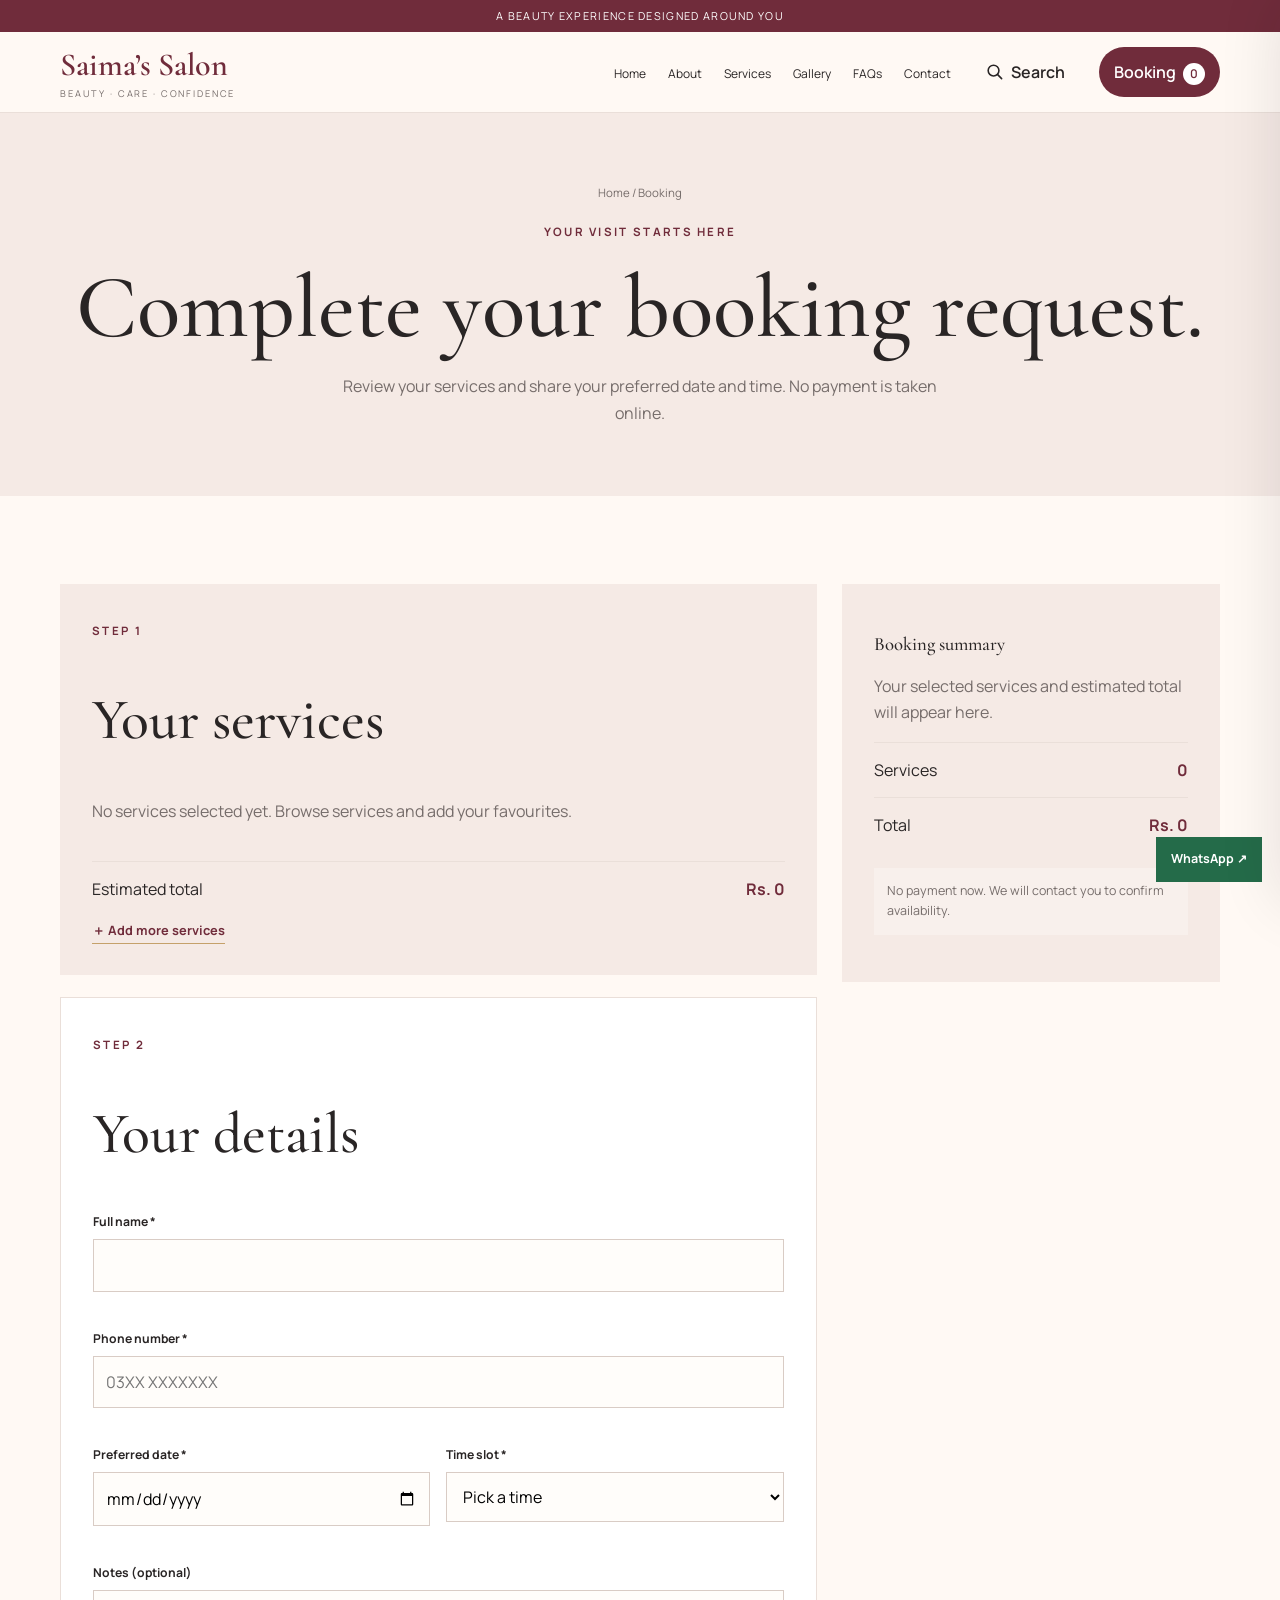
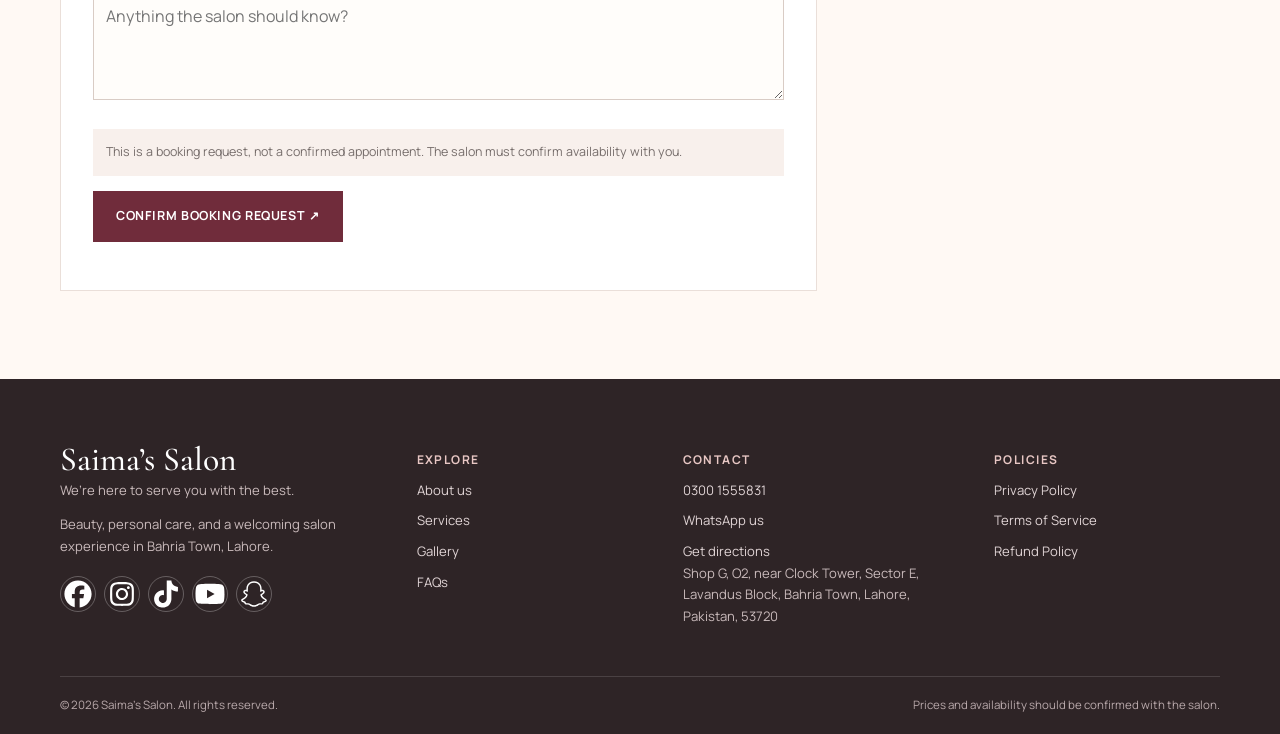
<file: book-appointment.html>
<!doctype html>
<html lang="en">

<head>
    <meta charset="utf-8">
    <meta name="viewport" content="width=device-width,initial-scale=1">
    <title>Book Appointment | Saima’s Salon</title>
    <meta name="description" content="Request an appointment through WhatsApp.">
    <meta name="theme-color" content="#fff9f4">
    <link rel="stylesheet" href="styles.css">
    <link rel="apple-touch-icon" sizes="180x180" href="favicon_io/apple-touch-icon.png">
    <link rel="icon" type="image/png" sizes="32x32" href="favicon_io/favicon-32x32.png">
    <link rel="icon" type="image/png" sizes="16x16" href="favicon_io/favicon-16x16.png">
    <link rel="manifest" href="favicon_io/site.webmanifest">
    <script defer src="config.js"></script>
    <script defer src="script.js"></script>
</head>

<body>
    <div class="scroll-progress" data-scroll-progress></div>
    <div class="announcement">A BEAUTY EXPERIENCE DESIGNED AROUND YOU</div>
    <header class="site-header">
        <div class="container navbar"><a class="brand" href="index.html"><strong data-name>Saima’s
                    Salon</strong><span>Beauty · Care · Confidence</span></a>
            <div class="mobile-header-actions"><button class="nav-search" type="button" data-search-open
                    aria-label="Search services" title="Search services"><svg class="search-icon" viewBox="0 0 24 24"
                        aria-hidden="true" focusable="false">
                        <circle cx="10.8" cy="10.8" r="6.8"></circle>
                        <path d="m16 16 5 5"></path>
                    </svg></button><button class="nav-cta booking-nav" type="button" data-booking-open>Booking <span
                        class="booking-count" data-booking-count>0</span></button></div><button class="menu-toggle"
                aria-expanded="false" aria-controls="nav">☰</button>
            <ul class="nav-links" id="nav">
                <li><a href="index.html">Home</a></li>
                <li><a href="about.html">About</a></li>
                <li><a href="services.html">Services</a></li>
                <li><a href="gallery.html">Gallery</a></li>
                <li><a href="faqs.html">FAQs</a></li>
                <li><a href="contact.html">Contact</a></li>
                <li><button class="nav-search" type="button" data-search-open aria-label="Search services"><svg
                            class="search-icon" viewBox="0 0 24 24" aria-hidden="true" focusable="false">
                            <circle cx="10.8" cy="10.8" r="6.8"></circle>
                            <path d="m16 16 5 5"></path>
                        </svg> <span>Search</span></button></li>
                <li><button class="nav-cta booking-nav" type="button" data-booking-open>Booking <span
                            class="booking-count" data-booking-count>0</span></button></li>
            </ul>
        </div>
    </header>
    <main>
        <section class="page-hero">
            <div class="container">
                <div class="breadcrumb"><a href="index.html">Home</a> / Booking</div><span class="eyebrow">Your visit
                    starts here</span>
                <h1>Complete your booking request.</h1>
                <p>Review your services and share your preferred date and time. No payment is taken online.</p>
            </div>
        </section>
        <section class="section">
            <div class="container booking-layout">
                <div class="booking-main">
                    <div class="panel"><span class="eyebrow">STEP 1</span>
                        <h2>Your services</h2>
                        <div data-checkout-items class="checkout-items">
                            <p class="muted">No services selected yet. <a href="services.html">Browse services</a> and
                                add your favourites.</p>
                        </div>
                        <div class="checkout-total"><span>Estimated total</span><strong data-checkout-total>Rs.
                                0</strong></div><a class="text-link" href="services.html">＋ Add more services</a>
                    </div>
                    <form class="form-card checkout-form" data-checkout-form novalidate><span class="eyebrow">STEP
                            2</span>
                        <h2>Your details</h2>
                        <div class="form-grid">
                            <div class="field full"><label for="checkout-name">Full name *</label><input
                                    id="checkout-name" name="name" autocomplete="name" required><small class="error"
                                    data-error-for="name"></small></div>
                            <div class="field full"><label for="checkout-phone">Phone number *</label><input
                                    id="checkout-phone" name="phone" type="tel" autocomplete="tel"
                                    placeholder="03XX XXXXXXX" required><small class="error"
                                    data-error-for="phone"></small></div>
                            <div class="field"><label for="checkout-date">Preferred date *</label><input
                                    id="checkout-date" name="date" type="date" required><small class="error"
                                    data-error-for="date"></small></div>
                            <div class="field"><label for="checkout-time">Time slot *</label><select id="checkout-time"
                                    name="time" required>
                                    <option value="">Pick a time</option>
                                    <option>10:00 AM</option>
                                    <option>11:00 AM</option>
                                    <option>12:00 PM</option>
                                    <option>1:00 PM</option>
                                    <option>2:00 PM</option>
                                    <option>3:00 PM</option>
                                    <option>4:00 PM</option>
                                    <option>5:00 PM</option>
                                    <option>6:00 PM</option>
                                    <option>7:00 PM</option>
                                    <option>Flexible</option>
                                </select><small class="error" data-error-for="time"></small></div>
                            <div class="field full"><label for="checkout-notes">Notes (optional)</label><textarea
                                    id="checkout-notes" name="notes"
                                    placeholder="Anything the salon should know?"></textarea></div>
                        </div>
                        <p class="note">This is a booking request, not a confirmed appointment. The salon must confirm
                            availability with you.</p><button class="button" type="submit">Confirm Booking Request
                            ↗</button>
                        <p class="form-status" data-form-status aria-live="polite"></p>
                    </form>
                </div>
                <aside class="booking-aside">
                    <div class="panel">
                        <h3>Booking summary</h3>
                        <p class="muted">Your selected services and estimated total will appear here.</p>
                        <div class="checkout-total"><span>Services</span><strong data-checkout-count>0</strong></div>
                        <div class="checkout-total"><span>Total</span><strong data-checkout-total-side>Rs. 0</strong>
                        </div>
                        <p class="note">No payment now. We will contact you to confirm availability.</p>
                    </div>
                </aside>
            </div>
        </section>
    </main>
    <footer class="site-footer">
        <div class="container">
            <div class="footer-grid">
                <div class="footer-brand"><strong data-name>Saima’s Salon</strong>
                    <p data-tagline>We’re here to serve you with the best.</p>
                    <p>Beauty, personal care, and a welcoming salon experience in Bahria Town, Lahore.</p>
                    <div class="social-links" aria-label="Social media links"><a data-social="facebook"
                            aria-disabled="true" href="#social-links-needed" aria-label="Facebook"><img src="Assets/Social Media Icons/facebook-brands-solid-full.svg" style="filter: invert(1);" alt=""></a><a
                            data-social="instagram" aria-disabled="true" href="#social-links-needed"
                            aria-label="Instagram"><img src="Assets/Social Media Icons/instagram-brands-solid-full.svg" style="filter: invert(1);" alt=""></a><a data-social="tiktok" aria-disabled="true"
                            href="#social-links-needed" aria-label="TikTok"><img src="Assets/Social Media Icons/tiktok-brands-solid-full.svg" style="filter: invert(1);" alt=""></a><a data-social="youtube"
                            aria-disabled="true" href="#social-links-needed" aria-label="YouTube"><img src="Assets/Social Media Icons/youtube-brands-solid-full.svg" style="filter: invert(1);" alt="" srcset=""></a><a
                            data-social="snapchat" aria-disabled="true" href="#social-links-needed"
                            aria-label="Snapchat"><img src="Assets/Social Media Icons/snapchat-brands-solid-full.svg" style="filter: invert(1);" alt="" srcset=""></a></div>
                </div>
                <div class="footer-col">
                    <h3>Explore</h3>
                    <div class="footer-links"><a href="about.html">About us</a><a href="services.html">Services</a><a
                            href="gallery.html">Gallery</a><a href="faqs.html">FAQs</a></div>
                </div>
                <div class="footer-col">
                    <h3>Contact</h3>
                    <div class="footer-links"><a data-phone-link href="tel:+923001555831"><span data-phone>0300
                                1555831</span></a><a data-wa href="https://wa.me/923001555831" target="_blank"
                            rel="noopener">WhatsApp us</a><a data-maps href="#" target="_blank" rel="noopener">Get
                            directions</a></div>
                    <p data-address></p>
                </div>
                <div class="footer-col">
                    <h3>Policies</h3>
                    <div class="footer-links"><a href="privacy-policy.html">Privacy Policy</a><a
                            href="terms-of-service.html">Terms of Service</a><a href="refund-policy.html">Refund
                            Policy</a></div>
                </div>
            </div>
            <div class="footer-bottom"><span>© <span data-year></span> Saima’s Salon. All rights
                    reserved.</span><span>Prices and availability should be confirmed with the salon.</span></div>
        </div>
    </footer><a class="whatsapp-float" data-wa href="https://wa.me/923001555831" target="_blank" rel="noopener">
        WhatsApp ↗</a><button class="back-to-top" type="button" data-back-to-top aria-label="Back to top">↑</button>
</body>

</html>
</file>
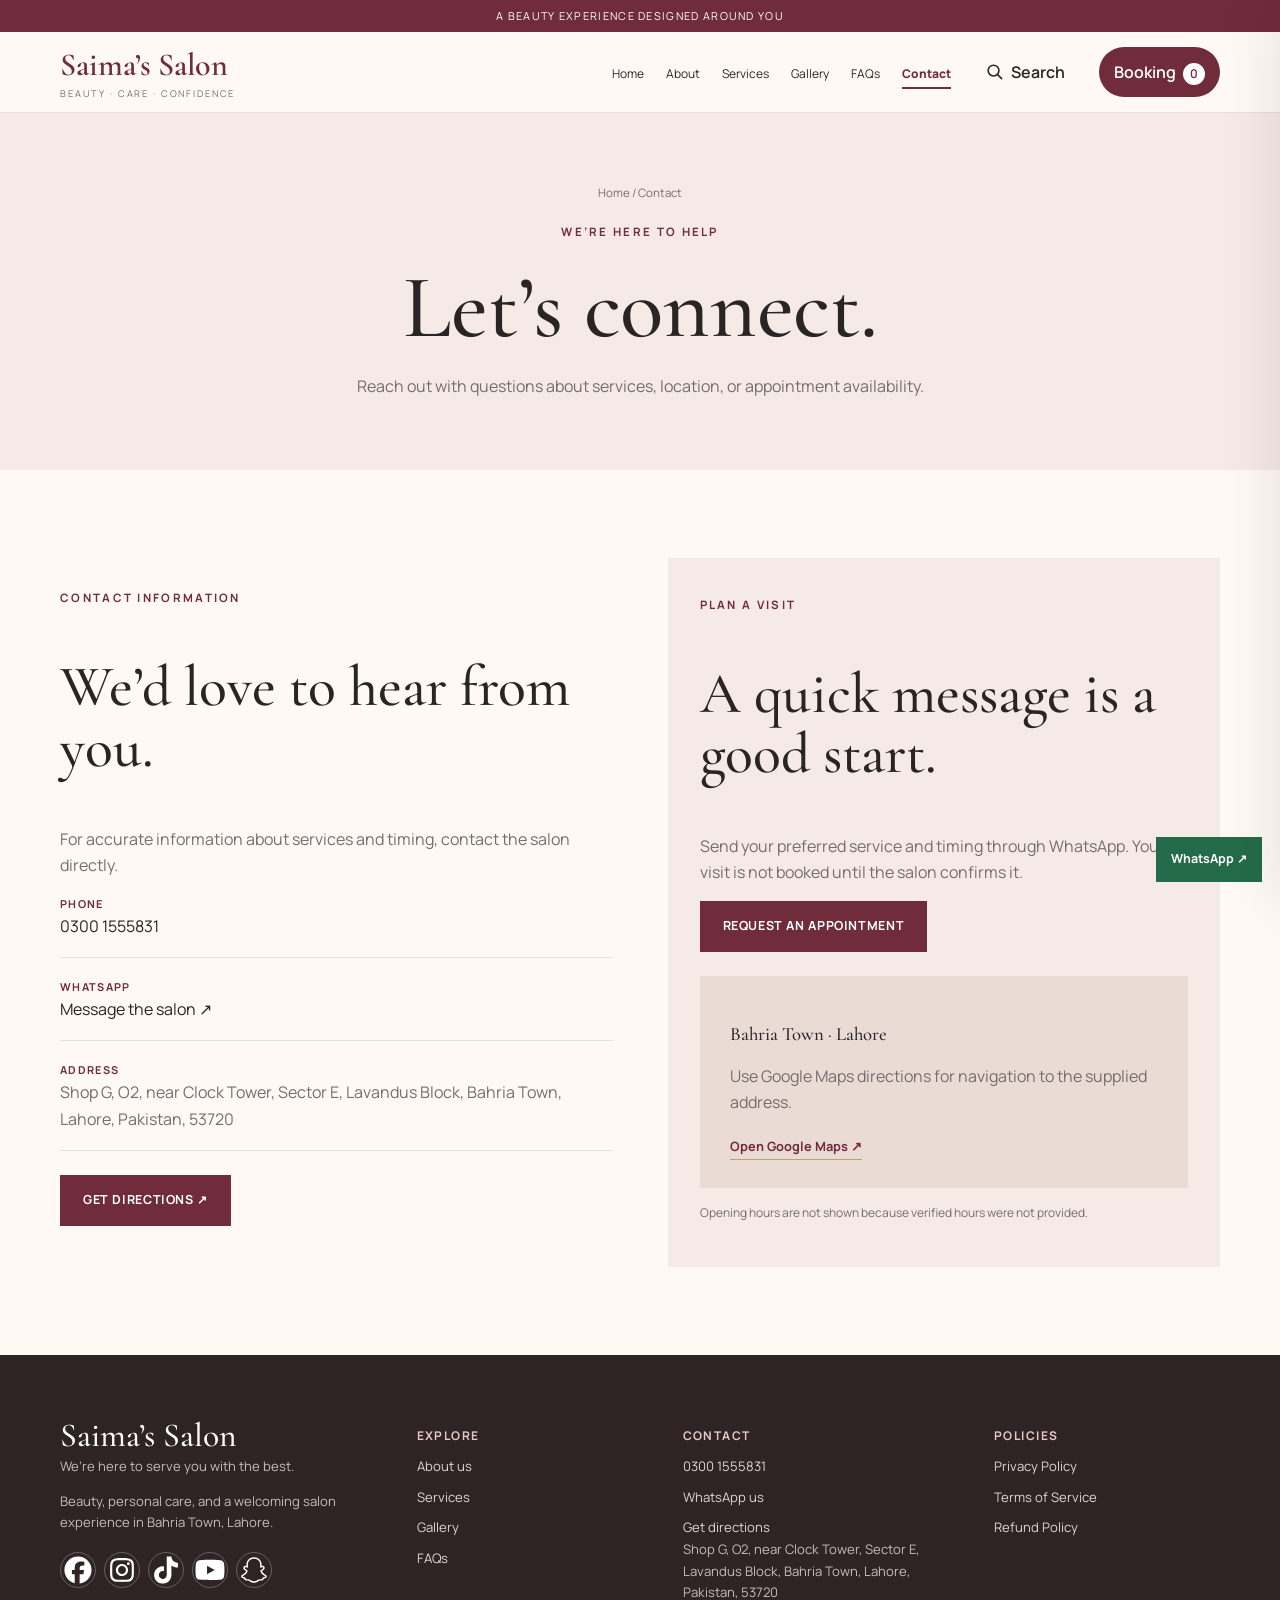
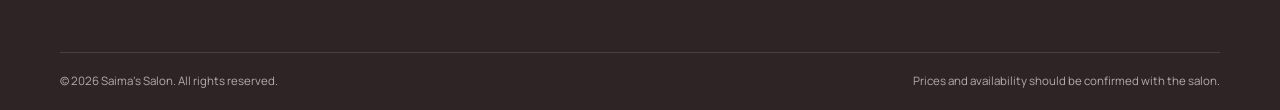
<file: contact.html>
<!doctype html>
<html lang="en">

<head>
    <meta charset="utf-8">
    <meta name="viewport" content="width=device-width,initial-scale=1">
    <title>Contact Us | Saima’s Salon</title>
    <meta name="description" content="Contact Saima’s Salon in Bahria Town, Lahore.">
    <meta name="theme-color" content="#fff9f4">
    <link rel="stylesheet" href="styles.css">
    <link rel="apple-touch-icon" sizes="180x180" href="favicon_io/apple-touch-icon.png">
    <link rel="icon" type="image/png" sizes="32x32" href="favicon_io/favicon-32x32.png">
    <link rel="icon" type="image/png" sizes="16x16" href="favicon_io/favicon-16x16.png">
    <link rel="manifest" href="favicon_io/site.webmanifest">
    <script defer src="config.js"></script>
    <script defer src="script.js"></script>
</head>

<body>
    <div class="scroll-progress" data-scroll-progress></div>
    <div class="announcement">A BEAUTY EXPERIENCE DESIGNED AROUND YOU</div>
    <header class="site-header">
        <div class="container navbar"><a class="brand" href="index.html"><strong data-name>Saima’s
                    Salon</strong><span>Beauty · Care · Confidence</span></a>
            <div class="mobile-header-actions"><button class="nav-search" type="button" data-search-open
                    aria-label="Search services" title="Search services"><svg class="search-icon" viewBox="0 0 24 24"
                        aria-hidden="true" focusable="false">
                        <circle cx="10.8" cy="10.8" r="6.8"></circle>
                        <path d="m16 16 5 5"></path>
                    </svg></button><button class="nav-cta booking-nav" type="button" data-booking-open>Booking <span
                        class="booking-count" data-booking-count>0</span></button></div><button class="menu-toggle"
                aria-expanded="false" aria-controls="nav">☰</button>
            <ul class="nav-links" id="nav">
                <li><a href="index.html">Home</a></li>
                <li><a href="about.html">About</a></li>
                <li><a href="services.html">Services</a></li>
                <li><a href="gallery.html">Gallery</a></li>
                <li><a href="faqs.html">FAQs</a></li>
                <li><a href="contact.html">Contact</a></li>
                <li><button class="nav-search" type="button" data-search-open aria-label="Search services"><svg
                            class="search-icon" viewBox="0 0 24 24" aria-hidden="true" focusable="false">
                            <circle cx="10.8" cy="10.8" r="6.8"></circle>
                            <path d="m16 16 5 5"></path>
                        </svg> <span>Search</span></button></li>
                <li><button class="nav-cta booking-nav" type="button" data-booking-open>Booking <span
                            class="booking-count" data-booking-count>0</span></button></li>
            </ul>
        </div>
    </header>
    <main>
        <section class="page-hero">
            <div class="container">
                <div class="breadcrumb"><a href="index.html">Home</a> / Contact</div><span class="eyebrow">We’re here to
                    help</span>
                <h1>Let’s connect.</h1>
                <p>Reach out with questions about services, location, or appointment availability.</p>
            </div>
        </section>
        <section class="section">
            <div class="container contact-grid">
                <div><span class="eyebrow">Contact information</span>
                    <h2>We’d love to hear from you.</h2>
                    <p class="muted">For accurate information about services and timing, contact the salon directly.</p>
                    <div class="contact-details">
                        <div class="contact-item"><small>Phone</small><a data-phone href="tel:+923001555831">0300
                                1555831</a></div>
                        <div class="contact-item"><small>WhatsApp</small><a data-wa href="https://wa.me/923001555831"
                                target="_blank" rel="noopener">Message the salon ↗</a></div>
                        <div class="contact-item"><small>Address</small>
                            <p data-address></p>
                        </div>
                    </div>
                    <p style="margin-top:24px"><a class="button" data-maps href="#" target="_blank" rel="noopener">Get
                            Directions ↗</a></p>
                </div>
                <div class="panel"><span class="eyebrow">Plan a visit</span>
                    <h2>A quick message is a good start.</h2>
                    <p class="muted">Send your preferred service and timing through WhatsApp. Your visit is not booked
                        until the salon confirms it.</p><a class="button" href="book-appointment.html">Request an
                        Appointment</a>
                    <div style="background:#eadbd5;padding:30px;margin-top:24px">
                        <h3>Bahria Town · Lahore</h3>
                        <p class="muted">Use Google Maps directions for navigation to the supplied address.</p><a
                            class="text-link" data-maps href="#" target="_blank" rel="noopener">Open Google Maps ↗</a>
                    </div>
                    <p class="muted" style="font-size:.75rem;margin-top:15px">Opening hours are not shown because
                        verified hours were not provided.</p>
                </div>
            </div>
        </section>
    </main>
    <footer class="site-footer">
        <div class="container">
            <div class="footer-grid">
                <div class="footer-brand"><strong data-name>Saima’s Salon</strong>
                    <p data-tagline>We’re here to serve you with the best.</p>
                    <p>Beauty, personal care, and a welcoming salon experience in Bahria Town, Lahore.</p>
                    <div class="social-links" aria-label="Social media links"><a data-social="facebook"
                            aria-disabled="true" href="#social-links-needed" aria-label="Facebook"><img src="Assets/Social Media Icons/facebook-brands-solid-full.svg" style="filter: invert(1);" alt=""></a><a
                            data-social="instagram" aria-disabled="true" href="#social-links-needed"
                            aria-label="Instagram"><img src="Assets/Social Media Icons/instagram-brands-solid-full.svg" style="filter: invert(1);" alt=""></a><a data-social="tiktok" aria-disabled="true"
                            href="#social-links-needed" aria-label="TikTok"><img src="Assets/Social Media Icons/tiktok-brands-solid-full.svg" style="filter: invert(1);" alt=""></a><a data-social="youtube"
                            aria-disabled="true" href="#social-links-needed" aria-label="YouTube"><img src="Assets/Social Media Icons/youtube-brands-solid-full.svg" style="filter: invert(1);" alt="" srcset=""></a><a
                            data-social="snapchat" aria-disabled="true" href="#social-links-needed"
                            aria-label="Snapchat"><img src="Assets/Social Media Icons/snapchat-brands-solid-full.svg" style="filter: invert(1);" alt="" srcset=""></a></div>
                </div>
                <div class="footer-col">
                    <h3>Explore</h3>
                    <div class="footer-links"><a href="about.html">About us</a><a href="services.html">Services</a><a
                            href="gallery.html">Gallery</a><a href="faqs.html">FAQs</a></div>
                </div>
                <div class="footer-col">
                    <h3>Contact</h3>
                    <div class="footer-links"><a data-phone-link href="tel:+923001555831"><span data-phone>0300
                                1555831</span></a><a data-wa href="https://wa.me/923001555831" target="_blank"
                            rel="noopener">WhatsApp us</a><a data-maps href="#" target="_blank" rel="noopener">Get
                            directions</a></div>
                    <p data-address></p>
                </div>
                <div class="footer-col">
                    <h3>Policies</h3>
                    <div class="footer-links"><a href="privacy-policy.html">Privacy Policy</a><a
                            href="terms-of-service.html">Terms of Service</a><a href="refund-policy.html">Refund
                            Policy</a></div>
                </div>
            </div>
            <div class="footer-bottom"><span>© <span data-year></span> Saima’s Salon. All rights
                    reserved.</span><span>Prices and availability should be confirmed with the salon.</span></div>
        </div>
    </footer><a class="whatsapp-float" data-wa href="https://wa.me/923001555831" target="_blank" rel="noopener">
        WhatsApp ↗</a><button class="back-to-top" type="button" data-back-to-top aria-label="Back to top">↑</button>
</body>

</html>
</file>
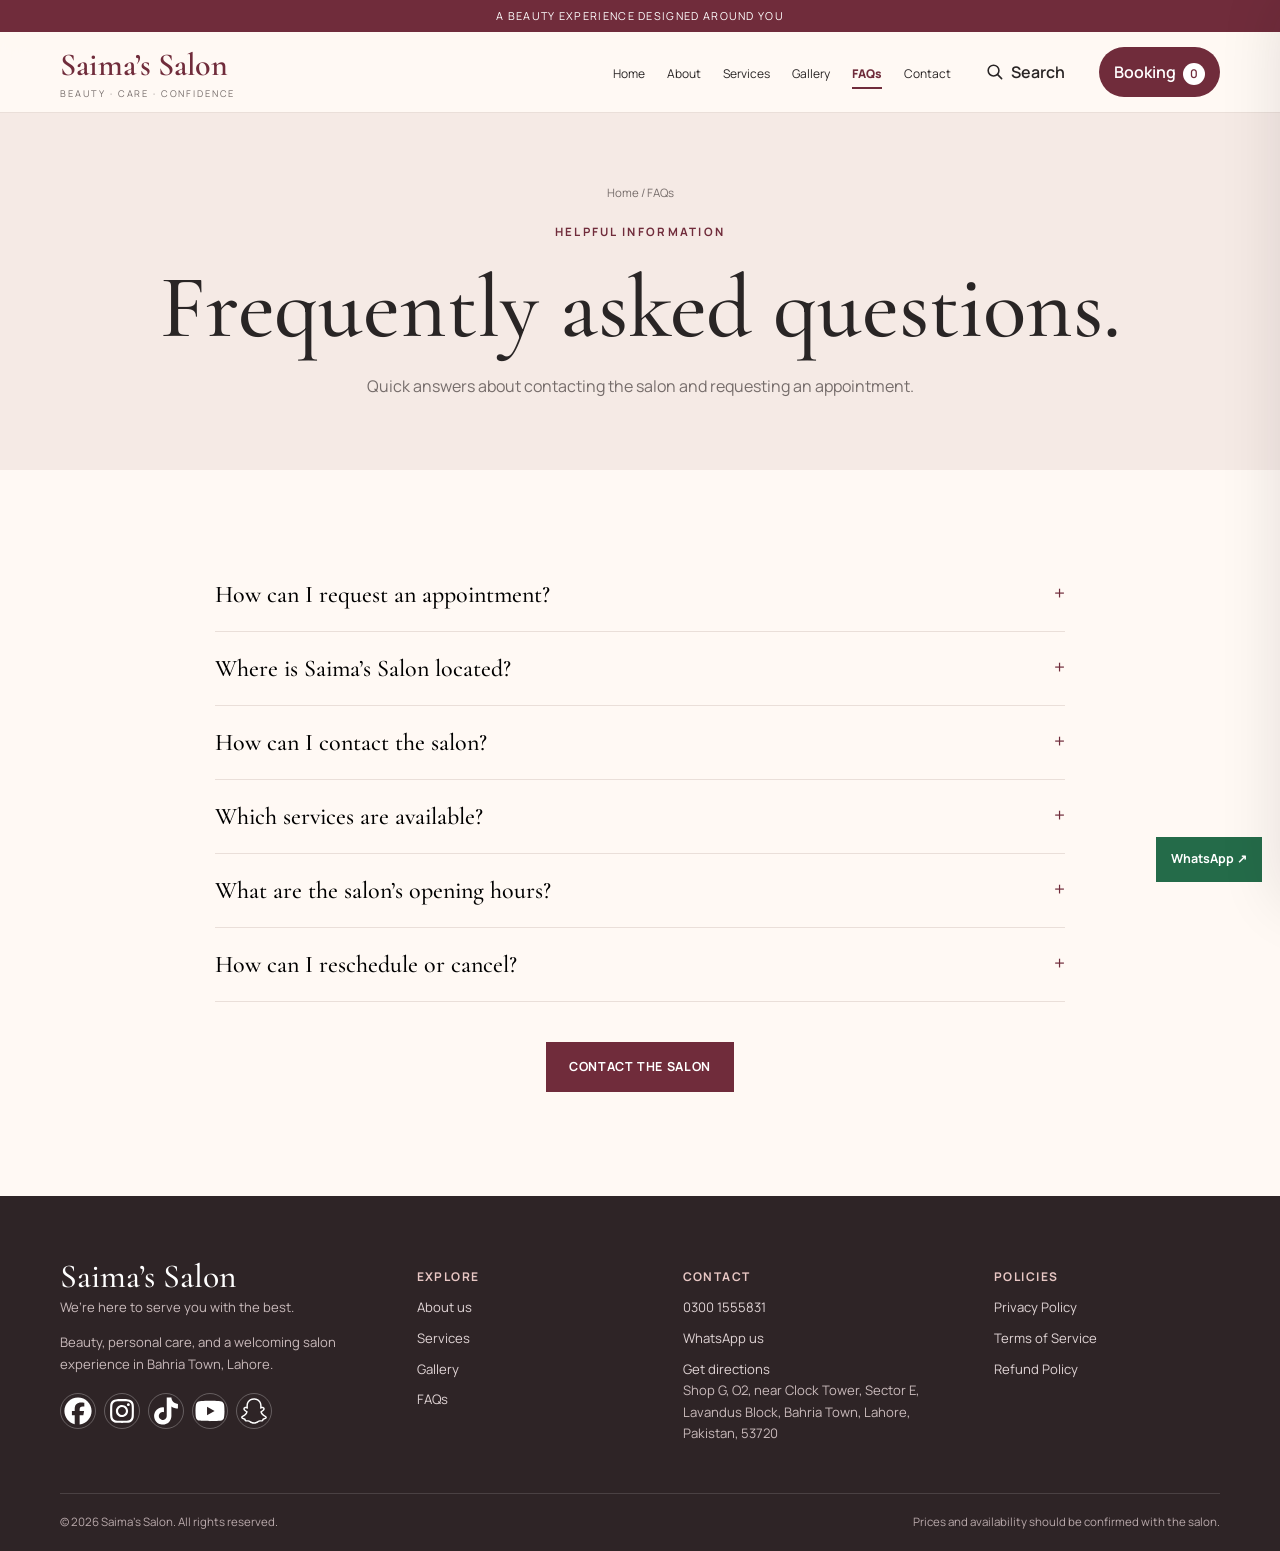
<file: faqs.html>
<!doctype html>
<html lang="en">

<head>
    <meta charset="utf-8">
    <meta name="viewport" content="width=device-width,initial-scale=1">
    <title>FAQs | Saima’s Salon</title>
    <meta name="description" content="Answers to common questions about Saima’s Salon.">
    <meta name="theme-color" content="#fff9f4">
    <link rel="stylesheet" href="styles.css">
    <link rel="apple-touch-icon" sizes="180x180" href="favicon_io/apple-touch-icon.png">
    <link rel="icon" type="image/png" sizes="32x32" href="favicon_io/favicon-32x32.png">
    <link rel="icon" type="image/png" sizes="16x16" href="favicon_io/favicon-16x16.png">
    <link rel="manifest" href="favicon_io/site.webmanifest">
    <script defer src="config.js"></script>
    <script defer src="script.js"></script>
</head>

<body>
    <div class="scroll-progress" data-scroll-progress></div>
    <div class="announcement">A BEAUTY EXPERIENCE DESIGNED AROUND YOU</div>
    <header class="site-header">
        <div class="container navbar"><a class="brand" href="index.html"><strong data-name>Saima’s
                    Salon</strong><span>Beauty · Care · Confidence</span></a>
            <div class="mobile-header-actions"><button class="nav-search" type="button" data-search-open
                    aria-label="Search services" title="Search services"><svg class="search-icon" viewBox="0 0 24 24"
                        aria-hidden="true" focusable="false">
                        <circle cx="10.8" cy="10.8" r="6.8"></circle>
                        <path d="m16 16 5 5"></path>
                    </svg></button><button class="nav-cta booking-nav" type="button" data-booking-open>Booking <span
                        class="booking-count" data-booking-count>0</span></button></div><button class="menu-toggle"
                aria-expanded="false" aria-controls="nav">☰</button>
            <ul class="nav-links" id="nav">
                <li><a href="index.html">Home</a></li>
                <li><a href="about.html">About</a></li>
                <li><a href="services.html">Services</a></li>
                <li><a href="gallery.html">Gallery</a></li>
                <li><a href="faqs.html">FAQs</a></li>
                <li><a href="contact.html">Contact</a></li>
                <li><button class="nav-search" type="button" data-search-open aria-label="Search services"><svg
                            class="search-icon" viewBox="0 0 24 24" aria-hidden="true" focusable="false">
                            <circle cx="10.8" cy="10.8" r="6.8"></circle>
                            <path d="m16 16 5 5"></path>
                        </svg> <span>Search</span></button></li>
                <li><button class="nav-cta booking-nav" type="button" data-booking-open>Booking <span
                            class="booking-count" data-booking-count>0</span></button></li>
            </ul>
        </div>
    </header>
    <main>
        <section class="page-hero">
            <div class="container">
                <div class="breadcrumb"><a href="index.html">Home</a> / FAQs</div><span class="eyebrow">Helpful
                    information</span>
                <h1>Frequently asked questions.</h1>
                <p>Quick answers about contacting the salon and requesting an appointment.</p>
            </div>
        </section>
        <section class="section">
            <div class="container">
                <div class="faq-list">
                    <div class="faq-item"><button class="faq-question" data-faq-question aria-expanded="false"
                            aria-controls="faq-1"><span>How can I request an appointment?</span><span
                                data-icon>+</span></button>
                        <div class="faq-answer" id="faq-1" hidden>
                            <p>Use the appointment form. It prepares a message in WhatsApp for you to send. Your
                                appointment is not confirmed until the salon responds.</p>
                        </div>
                    </div>
                    <div class="faq-item"><button class="faq-question" data-faq-question aria-expanded="false"
                            aria-controls="faq-2"><span>Where is Saima’s Salon located?</span><span
                                data-icon>+</span></button>
                        <div class="faq-answer" id="faq-2" hidden>
                            <p>The supplied address is Shop G, O2, near Clock Tower, Sector E, Lavandus Block, Bahria
                                Town, Lahore, Pakistan, 53720. Use Get Directions to open Google Maps.</p>
                        </div>
                    </div>
                    <div class="faq-item"><button class="faq-question" data-faq-question aria-expanded="false"
                            aria-controls="faq-3"><span>How can I contact the salon?</span><span
                                data-icon>+</span></button>
                        <div class="faq-answer" id="faq-3" hidden>
                            <p>Call 0300 1555831 or contact the salon through the WhatsApp link on this website.</p>
                        </div>
                    </div>
                    <div class="faq-item"><button class="faq-question" data-faq-question aria-expanded="false"
                            aria-controls="faq-4"><span>Which services are available?</span><span
                                data-icon>+</span></button>
                        <div class="faq-answer" id="faq-4" hidden>
                            <p>The website displays suggested categories such as hair, skin and facial, makeup, bridal
                                makeup, and nails/personal care. Contact the salon to confirm its current menu.</p>
                        </div>
                    </div>
                    <div class="faq-item"><button class="faq-question" data-faq-question aria-expanded="false"
                            aria-controls="faq-5"><span>What are the salon’s opening hours?</span><span
                                data-icon>+</span></button>
                        <div class="faq-answer" id="faq-5" hidden>
                            <p>Opening hours have not been confirmed for this website. Contact the salon directly before
                                visiting.</p>
                        </div>
                    </div>
                    <div class="faq-item"><button class="faq-question" data-faq-question aria-expanded="false"
                            aria-controls="faq-6"><span>How can I reschedule or cancel?</span><span
                                data-icon>+</span></button>
                        <div class="faq-answer" id="faq-6" hidden>
                            <p>Contact the salon directly to discuss changes to an appointment request. A specific
                                cancellation policy was not provided.</p>
                        </div>
                    </div>
                </div>
                <p style="text-align:center;margin-top:40px"><a class="button" href="contact.html">Contact the Salon</a>
                </p>
            </div>
        </section>
    </main>
    <footer class="site-footer">
        <div class="container">
            <div class="footer-grid">
                <div class="footer-brand"><strong data-name>Saima’s Salon</strong>
                    <p data-tagline>We’re here to serve you with the best.</p>
                    <p>Beauty, personal care, and a welcoming salon experience in Bahria Town, Lahore.</p>
                    <div class="social-links" aria-label="Social media links"><a data-social="facebook"
                            aria-disabled="true" href="#social-links-needed" aria-label="Facebook"><img src="Assets/Social Media Icons/facebook-brands-solid-full.svg" style="filter: invert(1);" alt=""></a><a
                            data-social="instagram" aria-disabled="true" href="#social-links-needed"
                            aria-label="Instagram"><img src="Assets/Social Media Icons/instagram-brands-solid-full.svg" style="filter: invert(1);" alt=""></a><a data-social="tiktok" aria-disabled="true"
                            href="#social-links-needed" aria-label="TikTok"><img src="Assets/Social Media Icons/tiktok-brands-solid-full.svg" style="filter: invert(1);" alt=""></a><a data-social="youtube"
                            aria-disabled="true" href="#social-links-needed" aria-label="YouTube"><img src="Assets/Social Media Icons/youtube-brands-solid-full.svg" style="filter: invert(1);" alt="" srcset=""></a><a
                            data-social="snapchat" aria-disabled="true" href="#social-links-needed"
                            aria-label="Snapchat"><img src="Assets/Social Media Icons/snapchat-brands-solid-full.svg" style="filter: invert(1);" alt="" srcset=""></a></div>
                </div>
                <div class="footer-col">
                    <h3>Explore</h3>
                    <div class="footer-links"><a href="about.html">About us</a><a href="services.html">Services</a><a
                            href="gallery.html">Gallery</a><a href="faqs.html">FAQs</a></div>
                </div>
                <div class="footer-col">
                    <h3>Contact</h3>
                    <div class="footer-links"><a data-phone-link href="tel:+923001555831"><span data-phone>0300
                                1555831</span></a><a data-wa href="https://wa.me/923001555831" target="_blank"
                            rel="noopener">WhatsApp us</a><a data-maps href="#" target="_blank" rel="noopener">Get
                            directions</a></div>
                    <p data-address></p>
                </div>
                <div class="footer-col">
                    <h3>Policies</h3>
                    <div class="footer-links"><a href="privacy-policy.html">Privacy Policy</a><a
                            href="terms-of-service.html">Terms of Service</a><a href="refund-policy.html">Refund
                            Policy</a></div>
                </div>
            </div>
            <div class="footer-bottom"><span>© <span data-year></span> Saima’s Salon. All rights
                    reserved.</span><span>Prices and availability should be confirmed with the salon.</span></div>
        </div>
    </footer><a class="whatsapp-float" data-wa href="https://wa.me/923001555831" target="_blank" rel="noopener">
        WhatsApp ↗</a><button class="back-to-top" type="button" data-back-to-top aria-label="Back to top">↑</button>
</body>

</html>
</file>
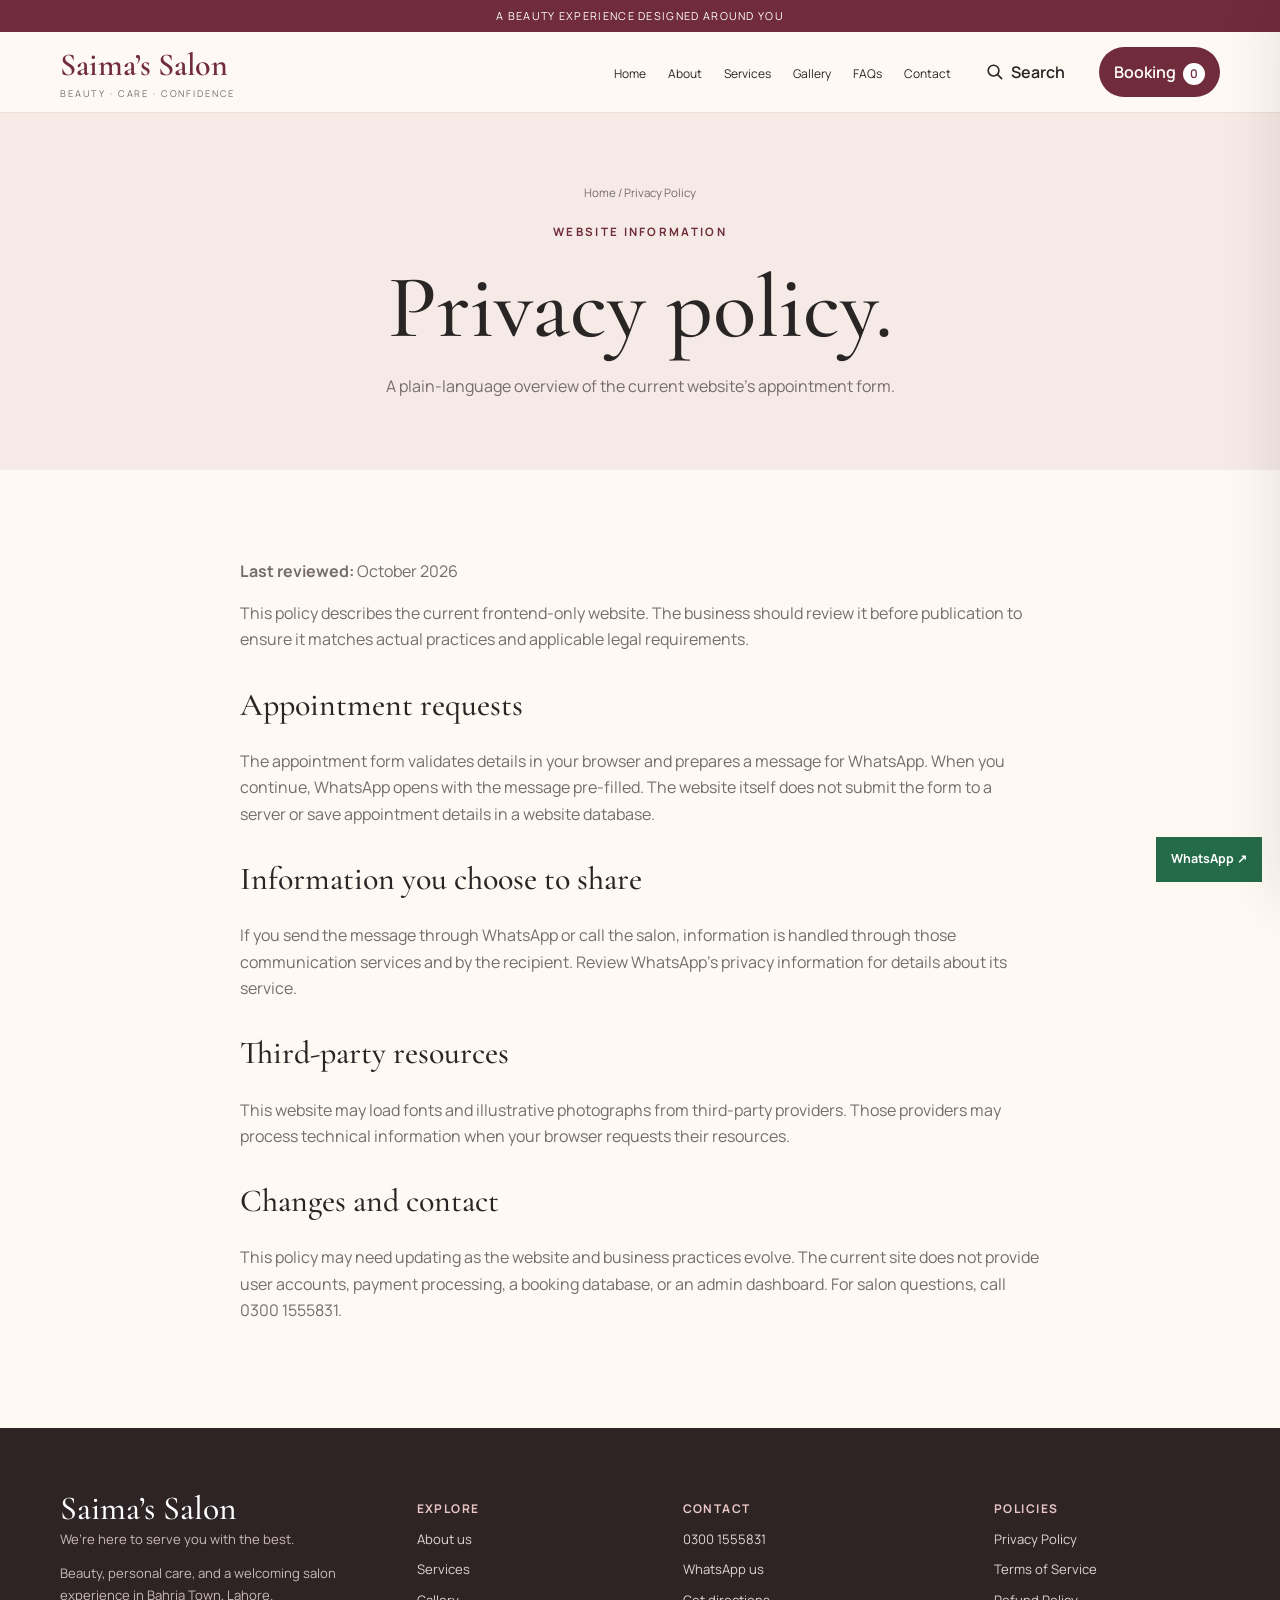
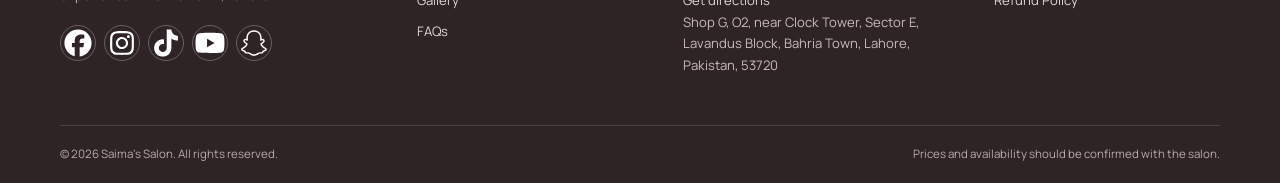
<file: privacy-policy.html>
<!doctype html>
<html lang="en">

<head>
    <meta charset="utf-8">
    <meta name="viewport" content="width=device-width,initial-scale=1">
    <title>Privacy Policy | Saima’s Salon</title>
    <meta name="description" content="Privacy information for the frontend-only Saima’s Salon website.">
    <meta name="theme-color" content="#fff9f4">
    <link rel="stylesheet" href="styles.css">
    <link rel="apple-touch-icon" sizes="180x180" href="favicon_io/apple-touch-icon.png">
    <link rel="icon" type="image/png" sizes="32x32" href="favicon_io/favicon-32x32.png">
    <link rel="icon" type="image/png" sizes="16x16" href="favicon_io/favicon-16x16.png">
    <link rel="manifest" href="favicon_io/site.webmanifest">
    <script defer src="config.js"></script>
    <script defer src="script.js"></script>
</head>

<body>
    <div class="scroll-progress" data-scroll-progress></div>
    <div class="announcement">A BEAUTY EXPERIENCE DESIGNED AROUND YOU</div>
    <header class="site-header">
        <div class="container navbar"><a class="brand" href="index.html"><strong data-name>Saima’s
                    Salon</strong><span>Beauty · Care · Confidence</span></a>
            <div class="mobile-header-actions"><button class="nav-search" type="button" data-search-open
                    aria-label="Search services" title="Search services"><svg class="search-icon" viewBox="0 0 24 24"
                        aria-hidden="true" focusable="false">
                        <circle cx="10.8" cy="10.8" r="6.8"></circle>
                        <path d="m16 16 5 5"></path>
                    </svg></button><button class="nav-cta booking-nav" type="button" data-booking-open>Booking <span
                        class="booking-count" data-booking-count>0</span></button></div><button class="menu-toggle"
                aria-expanded="false" aria-controls="nav">☰</button>
            <ul class="nav-links" id="nav">
                <li><a href="index.html">Home</a></li>
                <li><a href="about.html">About</a></li>
                <li><a href="services.html">Services</a></li>
                <li><a href="gallery.html">Gallery</a></li>
                <li><a href="faqs.html">FAQs</a></li>
                <li><a href="contact.html">Contact</a></li>
                <li><button class="nav-search" type="button" data-search-open aria-label="Search services"><svg
                            class="search-icon" viewBox="0 0 24 24" aria-hidden="true" focusable="false">
                            <circle cx="10.8" cy="10.8" r="6.8"></circle>
                            <path d="m16 16 5 5"></path>
                        </svg> <span>Search</span></button></li>
                <li><button class="nav-cta booking-nav" type="button" data-booking-open>Booking <span
                            class="booking-count" data-booking-count>0</span></button></li>
            </ul>
        </div>
    </header>
    <main>
        <section class="page-hero">
            <div class="container">
                <div class="breadcrumb"><a href="index.html">Home</a> / Privacy Policy</div><span
                    class="eyebrow">Website information</span>
                <h1>Privacy policy.</h1>
                <p>A plain-language overview of the current website’s appointment form.</p>
            </div>
        </section>
        <section class="section">
            <article class="container policy">
                <p><strong>Last reviewed:</strong> October 2026</p>
                <p>This policy describes the current frontend-only website. The business should review it before
                    publication to ensure it matches actual practices and applicable legal requirements.</p>
                <h2>Appointment requests</h2>
                <p>The appointment form validates details in your browser and prepares a message for WhatsApp. When you
                    continue, WhatsApp opens with the message pre-filled. The website itself does not submit the form to
                    a server or save appointment details in a website database.</p>
                <h2>Information you choose to share</h2>
                <p>If you send the message through WhatsApp or call the salon, information is handled through those
                    communication services and by the recipient. Review WhatsApp’s privacy information for details about
                    its service.</p>
                <h2>Third-party resources</h2>
                <p>This website may load fonts and illustrative photographs from third-party providers. Those providers
                    may process technical information when your browser requests their resources.</p>
                <h2>Changes and contact</h2>
                <p>This policy may need updating as the website and business practices evolve. The current site does not
                    provide user accounts, payment processing, a booking database, or an admin dashboard. For salon
                    questions, call 0300 1555831.</p>
            </article>
        </section>
    </main>
    <footer class="site-footer">
        <div class="container">
            <div class="footer-grid">
                <div class="footer-brand"><strong data-name>Saima’s Salon</strong>
                    <p data-tagline>We’re here to serve you with the best.</p>
                    <p>Beauty, personal care, and a welcoming salon experience in Bahria Town, Lahore.</p>
                   <div class="social-links" aria-label="Social media links"><a data-social="facebook"
                            aria-disabled="true" href="#social-links-needed" aria-label="Facebook"><img src="Assets/Social Media Icons/facebook-brands-solid-full.svg" style="filter: invert(1);" alt=""></a><a
                            data-social="instagram" aria-disabled="true" href="#social-links-needed"
                            aria-label="Instagram"><img src="Assets/Social Media Icons/instagram-brands-solid-full.svg" style="filter: invert(1);" alt=""></a><a data-social="tiktok" aria-disabled="true"
                            href="#social-links-needed" aria-label="TikTok"><img src="Assets/Social Media Icons/tiktok-brands-solid-full.svg" style="filter: invert(1);" alt=""></a><a data-social="youtube"
                            aria-disabled="true" href="#social-links-needed" aria-label="YouTube"><img src="Assets/Social Media Icons/youtube-brands-solid-full.svg" style="filter: invert(1);" alt="" srcset=""></a><a
                            data-social="snapchat" aria-disabled="true" href="#social-links-needed"
                            aria-label="Snapchat"><img src="Assets/Social Media Icons/snapchat-brands-solid-full.svg" style="filter: invert(1);" alt="" srcset=""></a></div>
                </div>
                <div class="footer-col">
                    <h3>Explore</h3>
                    <div class="footer-links"><a href="about.html">About us</a><a href="services.html">Services</a><a
                            href="gallery.html">Gallery</a><a href="faqs.html">FAQs</a></div>
                </div>
                <div class="footer-col">
                    <h3>Contact</h3>
                    <div class="footer-links"><a data-phone-link href="tel:+923001555831"><span data-phone>0300
                                1555831</span></a><a data-wa href="https://wa.me/923001555831" target="_blank"
                            rel="noopener">WhatsApp us</a><a data-maps href="#" target="_blank" rel="noopener">Get
                            directions</a></div>
                    <p data-address></p>
                </div>
                <div class="footer-col">
                    <h3>Policies</h3>
                    <div class="footer-links"><a href="privacy-policy.html">Privacy Policy</a><a
                            href="terms-of-service.html">Terms of Service</a><a href="refund-policy.html">Refund
                            Policy</a></div>
                </div>
            </div>
            <div class="footer-bottom"><span>© <span data-year></span> Saima’s Salon. All rights
                    reserved.</span><span>Prices and availability should be confirmed with the salon.</span></div>
        </div>
    </footer><a class="whatsapp-float" data-wa href="https://wa.me/923001555831" target="_blank" rel="noopener">
        WhatsApp ↗</a><button class="back-to-top" type="button" data-back-to-top aria-label="Back to top">↑</button>
</body>

</html>
</file>
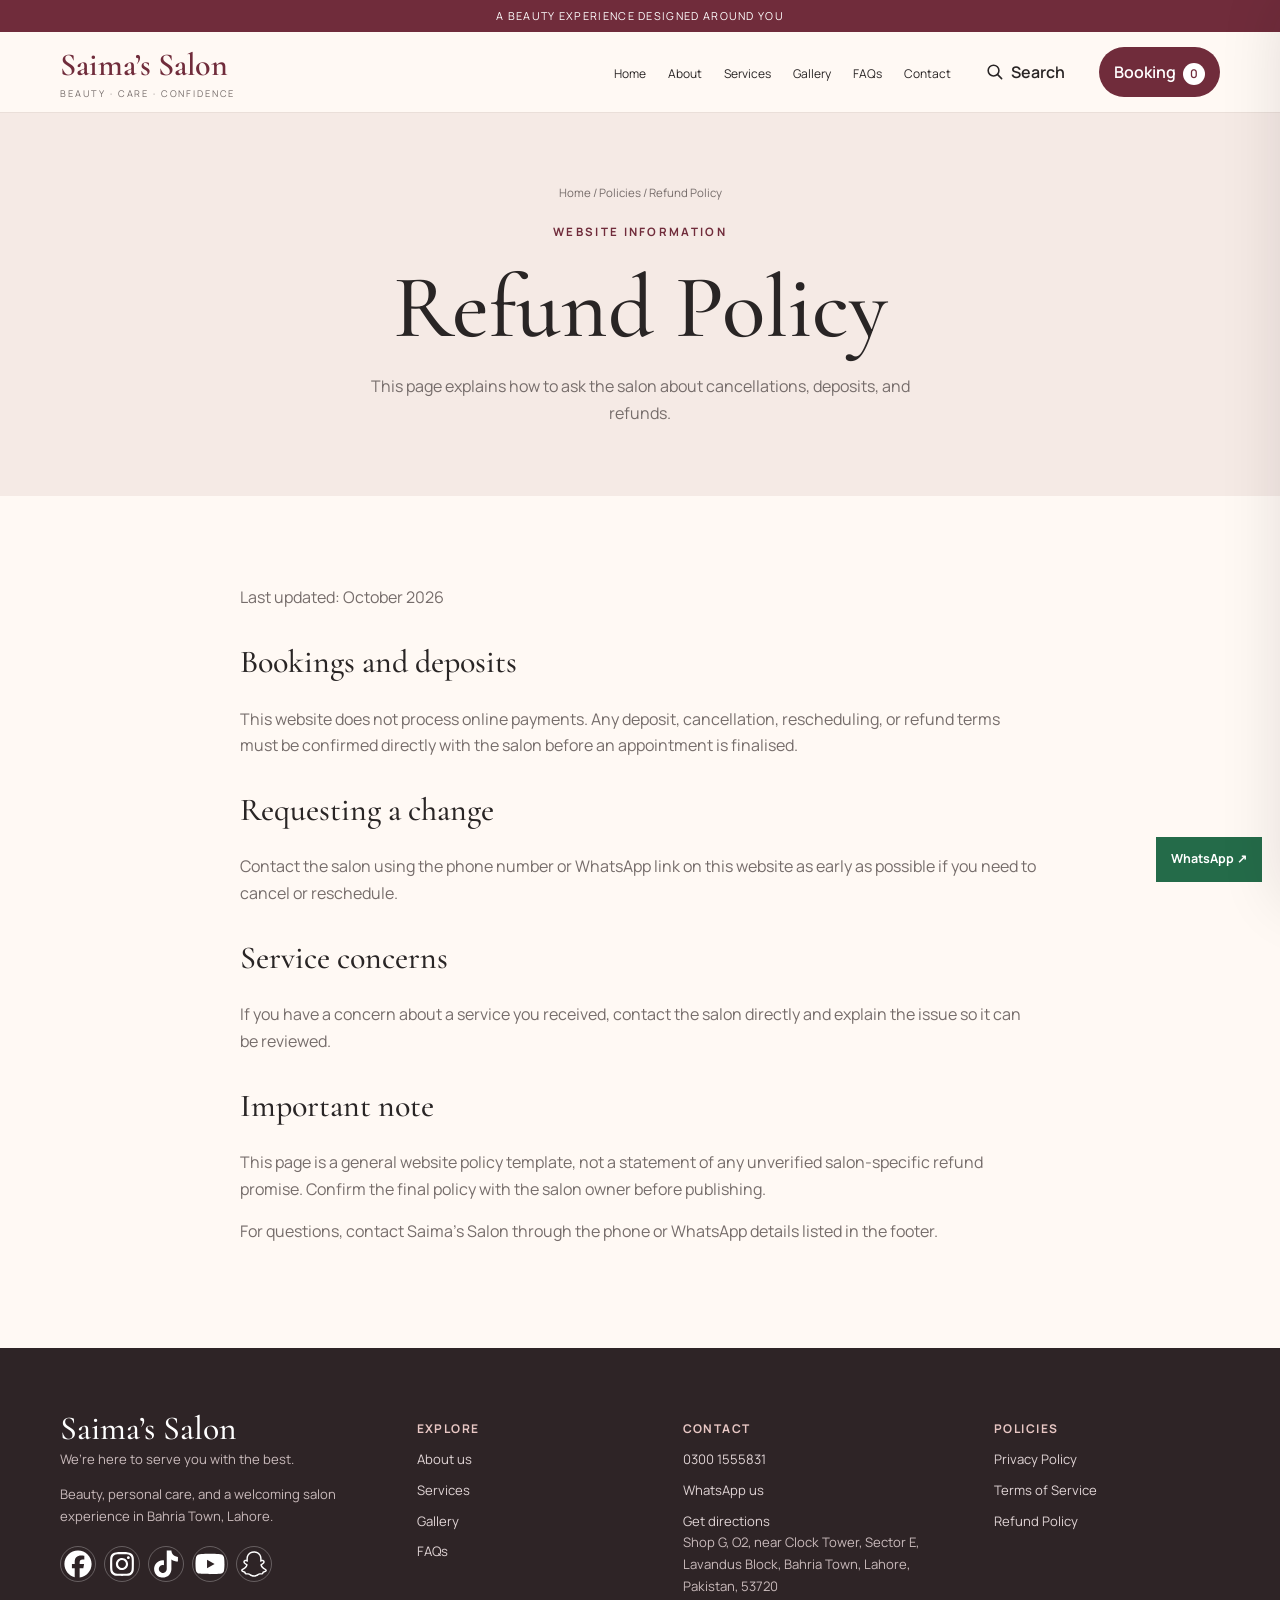
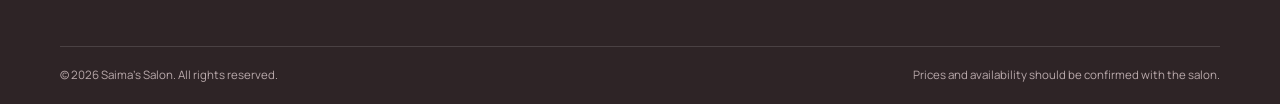
<file: refund-policy.html>
<!doctype html>
<html lang="en">

<head>
    <meta charset="utf-8">
    <meta name="viewport" content="width=device-width,initial-scale=1">
    <title>Service Details | Saima’s Salon</title>
    <meta name="description"
        content="Explore salon service details and enquire about availability at Saima’s Salon, Bahria Town, Lahore.">
    <meta name="theme-color" content="#fff9f4">
    <link rel="stylesheet" href="styles.css">
    <link rel="apple-touch-icon" sizes="180x180" href="favicon_io/apple-touch-icon.png">
    <link rel="icon" type="image/png" sizes="32x32" href="favicon_io/favicon-32x32.png">
    <link rel="icon" type="image/png" sizes="16x16" href="favicon_io/favicon-16x16.png">
    <link rel="manifest" href="favicon_io/site.webmanifest">
    <script defer src="config.js"></script>
    <script defer src="script.js"></script>
</head>

<body>
    <div class="scroll-progress" data-scroll-progress></div>
    <div class="announcement">A BEAUTY EXPERIENCE DESIGNED AROUND YOU</div>
    <header class="site-header">
        <div class="container navbar"><a class="brand" href="index.html"><strong data-name>Saima’s
                    Salon</strong><span>Beauty · Care · Confidence</span></a>
            <div class="mobile-header-actions"><button class="nav-search" type="button" data-search-open
                    aria-label="Search services" title="Search services"><svg class="search-icon" viewBox="0 0 24 24"
                        aria-hidden="true" focusable="false">
                        <circle cx="10.8" cy="10.8" r="6.8"></circle>
                        <path d="m16 16 5 5"></path>
                    </svg></button><button class="nav-cta booking-nav" type="button" data-booking-open>Booking <span
                        class="booking-count" data-booking-count>0</span></button></div><button class="menu-toggle"
                aria-expanded="false" aria-controls="nav">☰</button>
            <ul class="nav-links" id="nav">
                <li><a href="index.html">Home</a></li>
                <li><a href="about.html">About</a></li>
                <li><a href="services.html">Services</a></li>
                <li><a href="gallery.html">Gallery</a></li>
                <li><a href="faqs.html">FAQs</a></li>
                <li><a href="contact.html">Contact</a></li>
                <li><button class="nav-search" type="button" data-search-open aria-label="Search services"><svg
                            class="search-icon" viewBox="0 0 24 24" aria-hidden="true" focusable="false">
                            <circle cx="10.8" cy="10.8" r="6.8"></circle>
                            <path d="m16 16 5 5"></path>
                        </svg> <span>Search</span></button></li>
                <li><button class="nav-cta booking-nav" type="button" data-booking-open>Booking <span
                            class="booking-count" data-booking-count>0</span></button></li>
            </ul>
        </div>
    </header>
    <main>
        <section class="page-hero">
            <div class="container">
                <div class="breadcrumb"><a href="index.html">Home</a> / Policies / Refund Policy</div><span
                    class="eyebrow">Website information</span>
                <h1>Refund Policy</h1>
                <p>This page explains how to ask the salon about cancellations, deposits, and refunds.</p>
            </div>
        </section>
        <section class="section">
            <article class="container policy policy-page">
                <p>Last updated: October 2026</p>
                <h2>Bookings and deposits</h2>
                <p>This website does not process online payments. Any deposit, cancellation, rescheduling, or refund
                    terms must be confirmed directly with the salon before an appointment is finalised.</p>
                <h2>Requesting a change</h2>
                <p>Contact the salon using the phone number or WhatsApp link on this website as early as possible if you
                    need to cancel or reschedule.</p>
                <h2>Service concerns</h2>
                <p>If you have a concern about a service you received, contact the salon directly and explain the issue
                    so it can be reviewed.</p>
                <h2>Important note</h2>
                <p>This page is a general website policy template, not a statement of any unverified salon-specific
                    refund promise. Confirm the final policy with the salon owner before publishing.</p>
                <p>For questions, contact Saima’s Salon through the phone or WhatsApp details listed in the footer.</p>
            </article>
        </section>
    </main>
    <footer class="site-footer">
        <div class="container">
            <div class="footer-grid">
                <div class="footer-brand"><strong data-name>Saima’s Salon</strong>
                    <p data-tagline>We’re here to serve you with the best.</p>
                    <p>Beauty, personal care, and a welcoming salon experience in Bahria Town, Lahore.</p>
                    <div class="social-links" aria-label="Social media links"><a data-social="facebook"
                            aria-disabled="true" href="#social-links-needed" aria-label="Facebook"><img src="Assets/Social Media Icons/facebook-brands-solid-full.svg" style="filter: invert(1);" alt=""></a><a
                            data-social="instagram" aria-disabled="true" href="#social-links-needed"
                            aria-label="Instagram"><img src="Assets/Social Media Icons/instagram-brands-solid-full.svg" style="filter: invert(1);" alt=""></a><a data-social="tiktok" aria-disabled="true"
                            href="#social-links-needed" aria-label="TikTok"><img src="Assets/Social Media Icons/tiktok-brands-solid-full.svg" style="filter: invert(1);" alt=""></a><a data-social="youtube"
                            aria-disabled="true" href="#social-links-needed" aria-label="YouTube"><img src="Assets/Social Media Icons/youtube-brands-solid-full.svg" style="filter: invert(1);" alt="" srcset=""></a><a
                            data-social="snapchat" aria-disabled="true" href="#social-links-needed"
                            aria-label="Snapchat"><img src="Assets/Social Media Icons/snapchat-brands-solid-full.svg" style="filter: invert(1);" alt="" srcset=""></a></div>
                </div>
                <div class="footer-col">
                    <h3>Explore</h3>
                    <div class="footer-links"><a href="about.html">About us</a><a href="services.html">Services</a><a
                            href="gallery.html">Gallery</a><a href="faqs.html">FAQs</a></div>
                </div>
                <div class="footer-col">
                    <h3>Contact</h3>
                    <div class="footer-links"><a data-phone-link href="tel:+923001555831"><span data-phone>0300
                                1555831</span></a><a data-wa href="https://wa.me/923001555831" target="_blank"
                            rel="noopener">WhatsApp us</a><a data-maps href="#" target="_blank" rel="noopener">Get
                            directions</a></div>
                    <p data-address></p>
                </div>
                <div class="footer-col">
                    <h3>Policies</h3>
                    <div class="footer-links"><a href="privacy-policy.html">Privacy Policy</a><a
                            href="terms-of-service.html">Terms of Service</a><a href="refund-policy.html">Refund
                            Policy</a></div>
                </div>
            </div>
            <div class="footer-bottom"><span>© <span data-year></span> Saima’s Salon. All rights
                    reserved.</span><span>Prices and availability should be confirmed with the salon.</span></div>
        </div>
    </footer><a class="whatsapp-float" data-wa href="https://wa.me/923001555831" target="_blank" rel="noopener">
        WhatsApp ↗</a><button class="back-to-top" type="button" data-back-to-top aria-label="Back to top">↑</button>
</body>

</html>
</file>
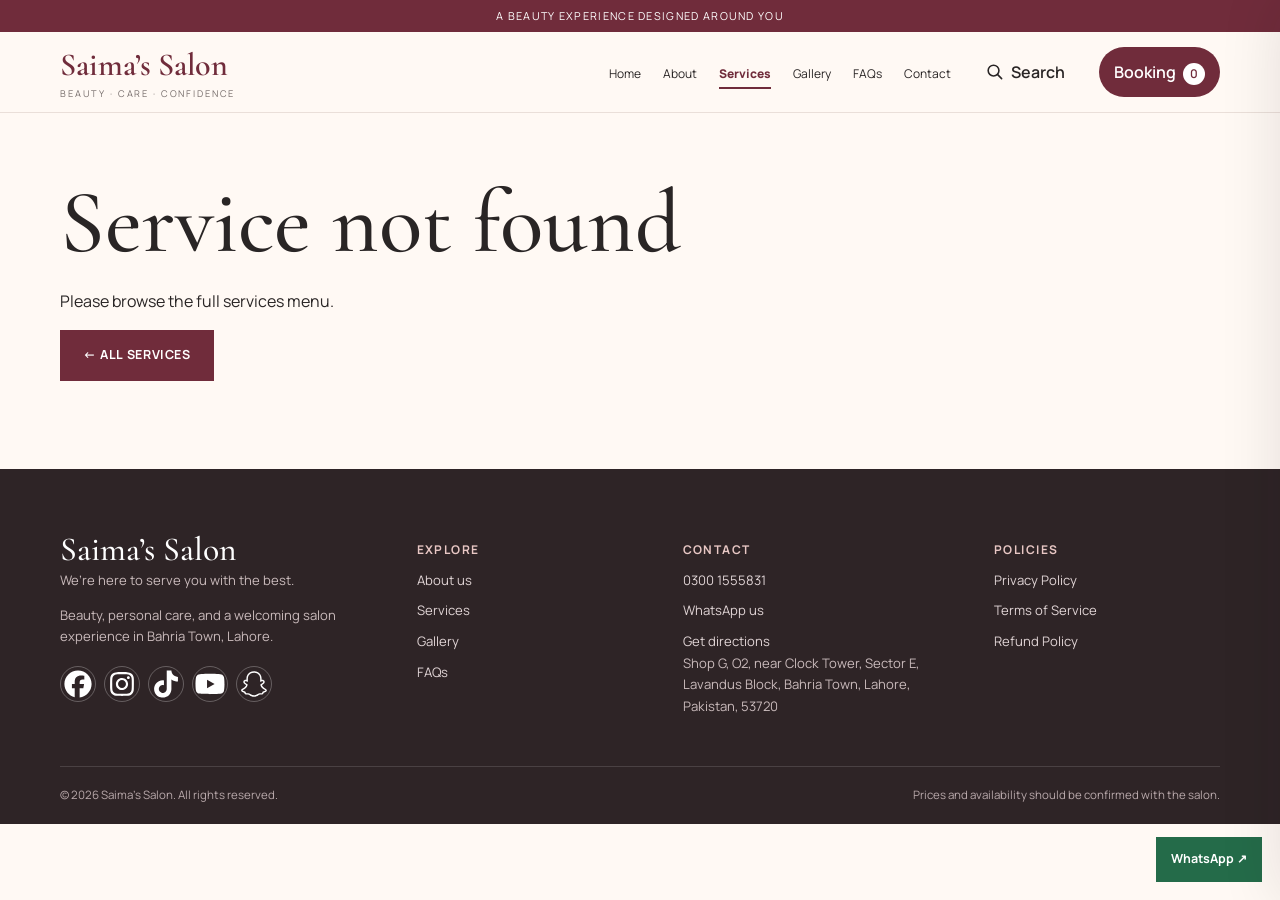
<file: service-detail.html>
<!doctype html>
<html lang="en">

<head>
    <meta charset="utf-8">
    <meta name="viewport" content="width=device-width,initial-scale=1">
    <title>Service Details | Saima’s Salon</title>
    <meta name="description"
        content="Explore salon service details and enquire about availability at Saima’s Salon, Bahria Town, Lahore.">
    <meta name="theme-color" content="#fff9f4">
    <link rel="stylesheet" href="styles.css">
    <link rel="apple-touch-icon" sizes="180x180" href="favicon_io/apple-touch-icon.png">
    <link rel="icon" type="image/png" sizes="32x32" href="favicon_io/favicon-32x32.png">
    <link rel="icon" type="image/png" sizes="16x16" href="favicon_io/favicon-16x16.png">
    <link rel="manifest" href="favicon_io/site.webmanifest">
    <script defer src="config.js"></script>
    <script defer src="script.js"></script>
</head>

<body>
    <div class="scroll-progress" data-scroll-progress></div>
    <div class="announcement">A BEAUTY EXPERIENCE DESIGNED AROUND YOU</div>
    <header class="site-header">
        <div class="container navbar"><a class="brand" href="index.html"><strong data-name>Saima’s
                    Salon</strong><span>Beauty · Care · Confidence</span></a>
            <div class="mobile-header-actions"><button class="nav-search" type="button" data-search-open
                    aria-label="Search services" title="Search services"><svg class="search-icon" viewBox="0 0 24 24"
                        aria-hidden="true" focusable="false">
                        <circle cx="10.8" cy="10.8" r="6.8"></circle>
                        <path d="m16 16 5 5"></path>
                    </svg></button><button class="nav-cta booking-nav" type="button" data-booking-open>Booking <span
                        class="booking-count" data-booking-count>0</span></button></div><button class="menu-toggle"
                aria-expanded="false" aria-controls="nav">☰</button>
            <ul class="nav-links" id="nav">
                <li><a href="index.html">Home</a></li>
                <li><a href="about.html">About</a></li>
                <li><a href="services.html">Services</a></li>
                <li><a href="gallery.html">Gallery</a></li>
                <li><a href="faqs.html">FAQs</a></li>
                <li><a href="contact.html">Contact</a></li>
                <li><button class="nav-search" type="button" data-search-open aria-label="Search services"><svg
                            class="search-icon" viewBox="0 0 24 24" aria-hidden="true" focusable="false">
                            <circle cx="10.8" cy="10.8" r="6.8"></circle>
                            <path d="m16 16 5 5"></path>
                        </svg> <span>Search</span></button></li>
                <li><button class="nav-cta booking-nav" type="button" data-booking-open>Booking <span
                            class="booking-count" data-booking-count>0</span></button></li>
            </ul>
        </div>
    </header>
    <main>
        <section class="section service-detail-page" data-service-detail>
            <div class="container">
                <p>Loading service details…</p>
            </div>
        </section>
    </main>
    <footer class="site-footer">
        <div class="container">
            <div class="footer-grid">
                <div class="footer-brand"><strong data-name>Saima’s Salon</strong>
                    <p data-tagline>We’re here to serve you with the best.</p>
                    <p>Beauty, personal care, and a welcoming salon experience in Bahria Town, Lahore.</p>
                    <div class="social-links" aria-label="Social media links"><a data-social="facebook"
                            aria-disabled="true" href="#social-links-needed" aria-label="Facebook"><img src="Assets/Social Media Icons/facebook-brands-solid-full.svg" style="filter: invert(1);" alt=""></a><a
                            data-social="instagram" aria-disabled="true" href="#social-links-needed"
                            aria-label="Instagram"><img src="Assets/Social Media Icons/instagram-brands-solid-full.svg" style="filter: invert(1);" alt=""></a><a data-social="tiktok" aria-disabled="true"
                            href="#social-links-needed" aria-label="TikTok"><img src="Assets/Social Media Icons/tiktok-brands-solid-full.svg" style="filter: invert(1);" alt=""></a><a data-social="youtube"
                            aria-disabled="true" href="#social-links-needed" aria-label="YouTube"><img src="Assets/Social Media Icons/youtube-brands-solid-full.svg" style="filter: invert(1);" alt="" srcset=""></a><a
                            data-social="snapchat" aria-disabled="true" href="#social-links-needed"
                            aria-label="Snapchat"><img src="Assets/Social Media Icons/snapchat-brands-solid-full.svg" style="filter: invert(1);" alt="" srcset=""></a></div>
                </div>
                <div class="footer-col">
                    <h3>Explore</h3>
                    <div class="footer-links"><a href="about.html">About us</a><a href="services.html">Services</a><a
                            href="gallery.html">Gallery</a><a href="faqs.html">FAQs</a></div>
                </div>
                <div class="footer-col">
                    <h3>Contact</h3>
                    <div class="footer-links"><a data-phone-link href="tel:+923001555831"><span data-phone>0300
                                1555831</span></a><a data-wa href="https://wa.me/923001555831" target="_blank"
                            rel="noopener">WhatsApp us</a><a data-maps href="#" target="_blank" rel="noopener">Get
                            directions</a></div>
                    <p data-address></p>
                </div>
                <div class="footer-col">
                    <h3>Policies</h3>
                    <div class="footer-links"><a href="privacy-policy.html">Privacy Policy</a><a
                            href="terms-of-service.html">Terms of Service</a><a href="refund-policy.html">Refund
                            Policy</a></div>
                </div>
            </div>
            <div class="footer-bottom"><span>© <span data-year></span> Saima’s Salon. All rights
                    reserved.</span><span>Prices and availability should be confirmed with the salon.</span></div>
        </div>
    </footer><a class="whatsapp-float" data-wa href="https://wa.me/923001555831" target="_blank" rel="noopener">
        WhatsApp ↗</a><button class="back-to-top" type="button" data-back-to-top aria-label="Back to top">↑</button>
</body>

</html>
</file>
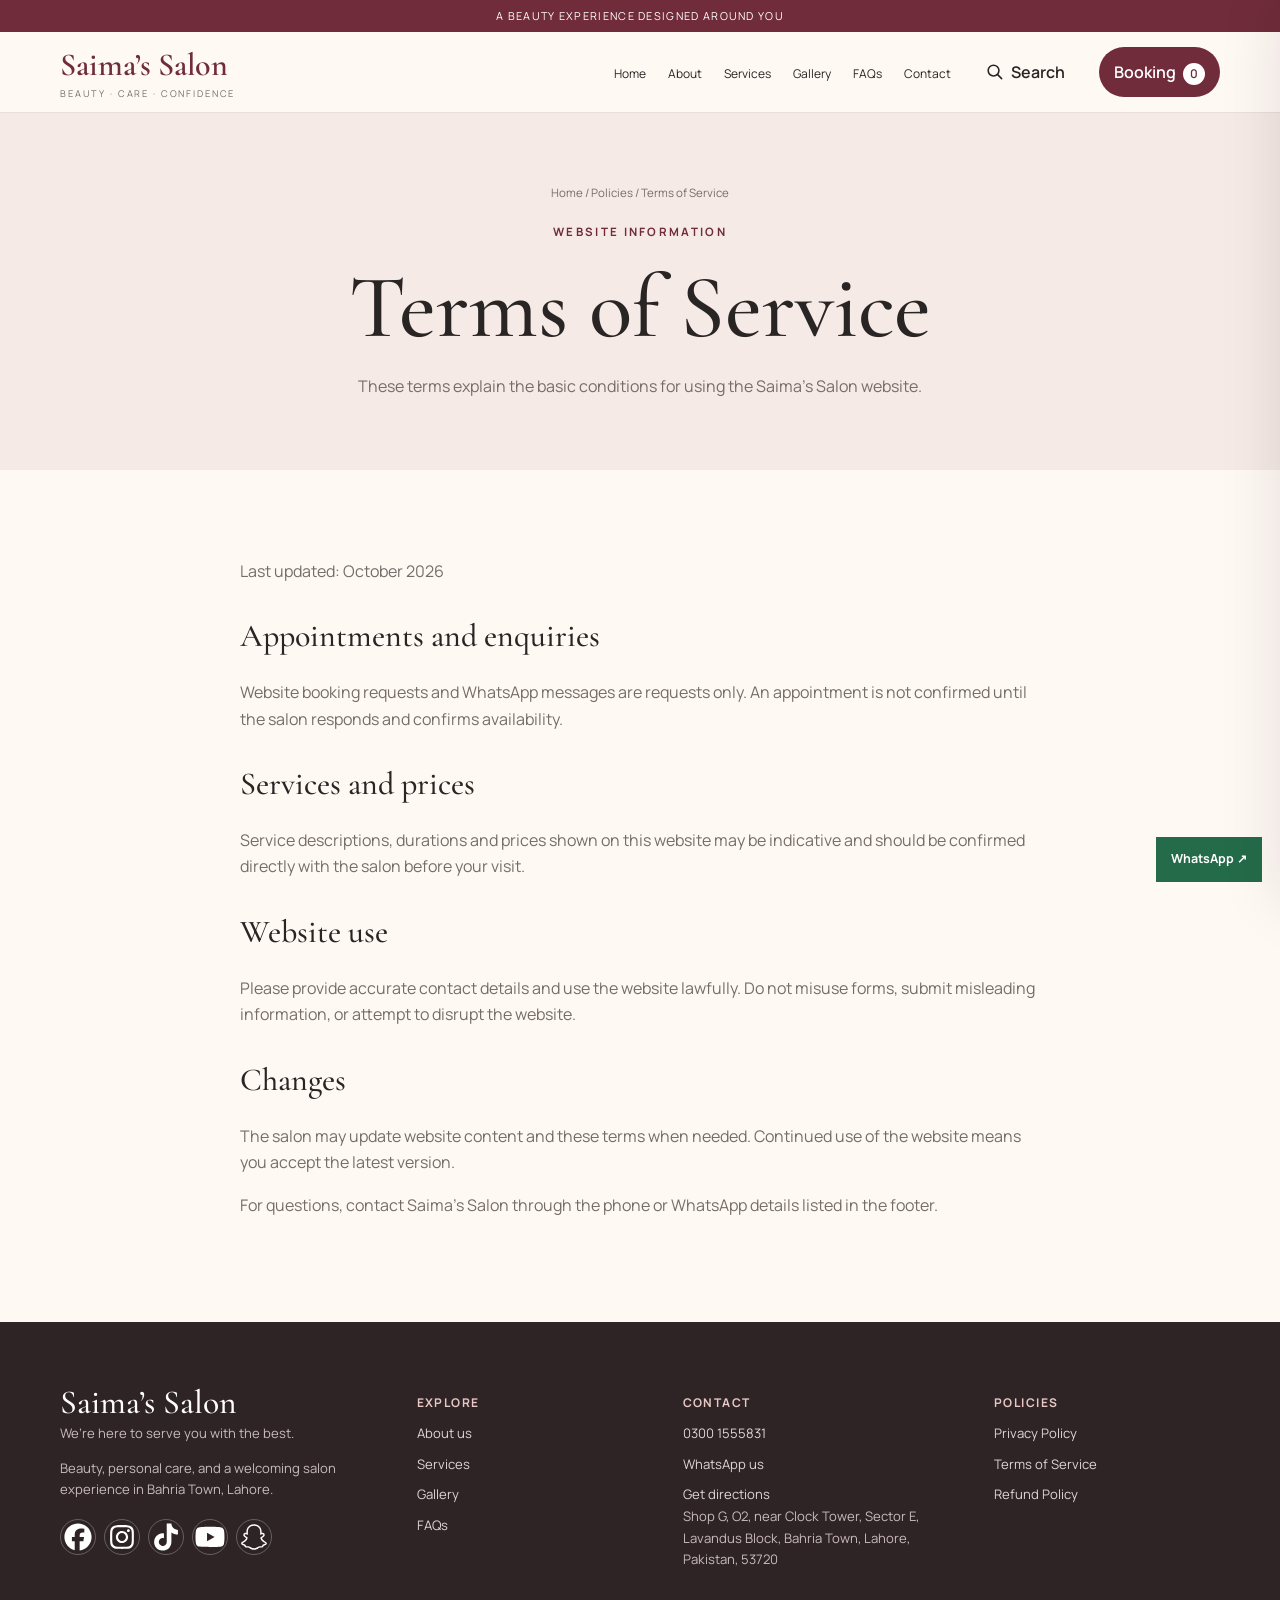
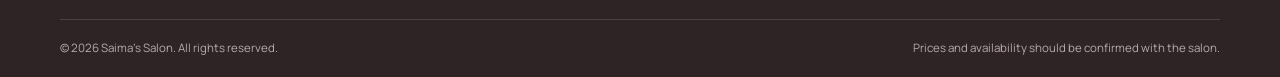
<file: terms-of-service.html>
<!doctype html>
<html lang="en">

<head>
    <meta charset="utf-8">
    <meta name="viewport" content="width=device-width,initial-scale=1">
    <title>Service Details | Saima’s Salon</title>
    <meta name="description"
        content="Explore salon service details and enquire about availability at Saima’s Salon, Bahria Town, Lahore.">
    <meta name="theme-color" content="#fff9f4">
    <link rel="stylesheet" href="styles.css">
    <link rel="apple-touch-icon" sizes="180x180" href="favicon_io/apple-touch-icon.png">
    <link rel="icon" type="image/png" sizes="32x32" href="favicon_io/favicon-32x32.png">
    <link rel="icon" type="image/png" sizes="16x16" href="favicon_io/favicon-16x16.png">
    <link rel="manifest" href="favicon_io/site.webmanifest">
    <script defer src="config.js"></script>
    <script defer src="script.js"></script>
</head>

<body>
    <div class="scroll-progress" data-scroll-progress></div>
    <div class="announcement">A BEAUTY EXPERIENCE DESIGNED AROUND YOU</div>
    <header class="site-header">
        <div class="container navbar"><a class="brand" href="index.html"><strong data-name>Saima’s
                    Salon</strong><span>Beauty · Care · Confidence</span></a>
            <div class="mobile-header-actions"><button class="nav-search" type="button" data-search-open
                    aria-label="Search services" title="Search services"><svg class="search-icon" viewBox="0 0 24 24"
                        aria-hidden="true" focusable="false">
                        <circle cx="10.8" cy="10.8" r="6.8"></circle>
                        <path d="m16 16 5 5"></path>
                    </svg></button><button class="nav-cta booking-nav" type="button" data-booking-open>Booking <span
                        class="booking-count" data-booking-count>0</span></button></div><button class="menu-toggle"
                aria-expanded="false" aria-controls="nav">☰</button>
            <ul class="nav-links" id="nav">
                <li><a href="index.html">Home</a></li>
                <li><a href="about.html">About</a></li>
                <li><a href="services.html">Services</a></li>
                <li><a href="gallery.html">Gallery</a></li>
                <li><a href="faqs.html">FAQs</a></li>
                <li><a href="contact.html">Contact</a></li>
                <li><button class="nav-search" type="button" data-search-open aria-label="Search services"><svg
                            class="search-icon" viewBox="0 0 24 24" aria-hidden="true" focusable="false">
                            <circle cx="10.8" cy="10.8" r="6.8"></circle>
                            <path d="m16 16 5 5"></path>
                        </svg> <span>Search</span></button></li>
                <li><button class="nav-cta booking-nav" type="button" data-booking-open>Booking <span
                            class="booking-count" data-booking-count>0</span></button></li>
            </ul>
        </div>
    </header>
    <main>
        <section class="page-hero">
            <div class="container">
                <div class="breadcrumb"><a href="index.html">Home</a> / Policies / Terms of Service</div><span
                    class="eyebrow">Website information</span>
                <h1>Terms of Service</h1>
                <p>These terms explain the basic conditions for using the Saima’s Salon website.</p>
            </div>
        </section>
        <section class="section">
            <article class="container policy policy-page">
                <p>Last updated: October 2026</p>
                <h2>Appointments and enquiries</h2>
                <p>Website booking requests and WhatsApp messages are requests only. An appointment is not confirmed
                    until the salon responds and confirms availability.</p>
                <h2>Services and prices</h2>
                <p>Service descriptions, durations and prices shown on this website may be indicative and should be
                    confirmed directly with the salon before your visit.</p>
                <h2>Website use</h2>
                <p>Please provide accurate contact details and use the website lawfully. Do not misuse forms, submit
                    misleading information, or attempt to disrupt the website.</p>
                <h2>Changes</h2>
                <p>The salon may update website content and these terms when needed. Continued use of the website means
                    you accept the latest version.</p>
                <p>For questions, contact Saima’s Salon through the phone or WhatsApp details listed in the footer.</p>
            </article>
        </section>
    </main>
    <footer class="site-footer">
        <div class="container">
            <div class="footer-grid">
                <div class="footer-brand"><strong data-name>Saima’s Salon</strong>
                    <p data-tagline>We’re here to serve you with the best.</p>
                    <p>Beauty, personal care, and a welcoming salon experience in Bahria Town, Lahore.</p>
                    <div class="social-links" aria-label="Social media links"><a data-social="facebook"
                            aria-disabled="true" href="#social-links-needed" aria-label="Facebook"><img src="Assets/Social Media Icons/facebook-brands-solid-full.svg" style="filter: invert(1);" alt=""></a><a
                            data-social="instagram" aria-disabled="true" href="#social-links-needed"
                            aria-label="Instagram"><img src="Assets/Social Media Icons/instagram-brands-solid-full.svg" style="filter: invert(1);" alt=""></a><a data-social="tiktok" aria-disabled="true"
                            href="#social-links-needed" aria-label="TikTok"><img src="Assets/Social Media Icons/tiktok-brands-solid-full.svg" style="filter: invert(1);" alt=""></a><a data-social="youtube"
                            aria-disabled="true" href="#social-links-needed" aria-label="YouTube"><img src="Assets/Social Media Icons/youtube-brands-solid-full.svg" style="filter: invert(1);" alt="" srcset=""></a><a
                            data-social="snapchat" aria-disabled="true" href="#social-links-needed"
                            aria-label="Snapchat"><img src="Assets/Social Media Icons/snapchat-brands-solid-full.svg" style="filter: invert(1);" alt="" srcset=""></a></div>
                </div>
                <div class="footer-col">
                    <h3>Explore</h3>
                    <div class="footer-links"><a href="about.html">About us</a><a href="services.html">Services</a><a
                            href="gallery.html">Gallery</a><a href="faqs.html">FAQs</a></div>
                </div>
                <div class="footer-col">
                    <h3>Contact</h3>
                    <div class="footer-links"><a data-phone-link href="tel:+923001555831"><span data-phone>0300
                                1555831</span></a><a data-wa href="https://wa.me/923001555831" target="_blank"
                            rel="noopener">WhatsApp us</a><a data-maps href="#" target="_blank" rel="noopener">Get
                            directions</a></div>
                    <p data-address></p>
                </div>
                <div class="footer-col">
                    <h3>Policies</h3>
                    <div class="footer-links"><a href="privacy-policy.html">Privacy Policy</a><a
                            href="terms-of-service.html">Terms of Service</a><a href="refund-policy.html">Refund
                            Policy</a></div>
                </div>
            </div>
            <div class="footer-bottom"><span>© <span data-year></span> Saima’s Salon. All rights
                    reserved.</span><span>Prices and availability should be confirmed with the salon.</span></div>
        </div>
    </footer><a class="whatsapp-float" data-wa href="https://wa.me/923001555831" target="_blank" rel="noopener">
        WhatsApp ↗</a><button class="back-to-top" type="button" data-back-to-top aria-label="Back to top">↑</button>
</body>

</html>
</file>
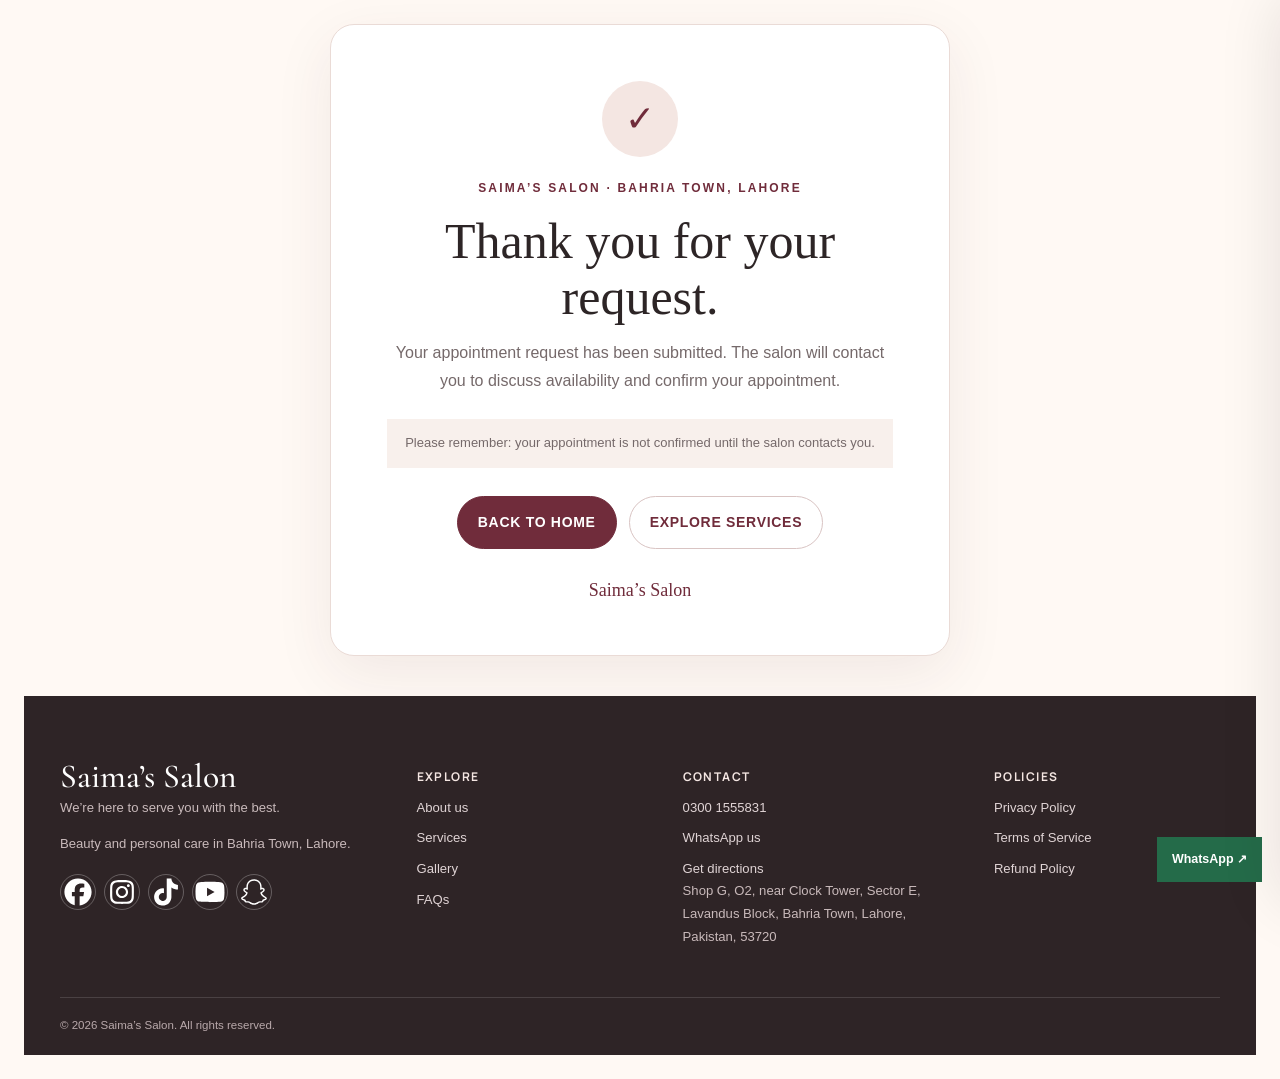
<file: thank-you.html>
<!doctype html>
<html lang="en">

<head>
  <meta charset="utf-8">
  <meta name="viewport" content="width=device-width, initial-scale=1">
  <meta name="theme-color" content="#fff9f4">
  <meta name="robots" content="noindex,follow">
  <title>Thank You | Saima’s Salon</title>
  <link rel="stylesheet" href="styles.css">
  <link rel="apple-touch-icon" sizes="180x180" href="favicon_io/apple-touch-icon.png">
  <link rel="icon" type="image/png" sizes="32x32" href="favicon_io/favicon-32x32.png">
  <link rel="icon" type="image/png" sizes="16x16" href="favicon_io/favicon-16x16.png">
  <link rel="manifest" href="favicon_io/site.webmanifest">
  <script defer src="config.js"></script>
  <script defer src="script.js"></script>
  <style>
    :root {
      --wine: #702c3b;
      --wine-dark: #54202c;
      --cream: #fff9f4;
      --blush: #f4e6e2;
      --ink: #2d2526;
      --muted: #75696a
    }

    * {
      box-sizing: border-box
    }

    body {
      margin: 0;
      min-height: 100vh;
      display: flex;
      flex-direction: column;
      align-items: stretch;
      padding: 24px;
      background: var(--cream);
      color: var(--ink);
      font-family: Arial, Helvetica, sans-serif
    }

    .card {
      width: min(100%, 620px);
      margin: auto;
      text-align: center;
      background: #fff;
      border: 1px solid #eadbd6;
      border-radius: 24px;
      padding: clamp(28px, 6vw, 56px);
      box-shadow: 0 18px 60px rgba(78, 38, 45, .08)
    }

    .mark {
      width: 76px;
      height: 76px;
      display: grid;
      place-items: center;
      margin: 0 auto 22px;
      border-radius: 50%;
      background: var(--blush);
      color: var(--wine);
      font-size: 36px
    }

    .eyebrow {
      font-size: 12px;
      letter-spacing: .18em;
      text-transform: uppercase;
      color: var(--wine);
      font-weight: 700
    }

    h1 {
      font-family: Georgia, 'Times New Roman', serif;
      font-size: clamp(34px, 7vw, 50px);
      font-weight: 400;
      line-height: 1.12;
      margin: 14px 0
    }

    p {
      color: var(--muted);
      line-height: 1.75;
      font-size: 16px
    }

    .note {
      font-size: 13px;
      margin-top: 24px
    }

    .actions {
      display: flex;
      flex-wrap: wrap;
      justify-content: center;
      gap: 12px;
      margin-top: 28px
    }

    .button {
      display: inline-block;
      padding: 14px 20px;
      border-radius: 999px;
      text-decoration: none;
      font-size: 14px;
      font-weight: 700;
      background: var(--wine);
      color: #fff
    }

    .button.secondary {
      background: #fff;
      color: var(--wine);
      border: 1px solid #d9c4c3
    }

    .brand {
      font-family: Georgia, 'Times New Roman', serif;
      font-size: 18px;
      color: var(--wine);
      margin-top: 32px
    }
  </style>
</head>

<body>
  <div class="scroll-progress" data-scroll-progress></div>
  <main class="card">
    <div class="mark" aria-hidden="true">✓</div>
    <div class="eyebrow">Saima’s Salon · Bahria Town, Lahore</div>
    <h1>Thank you for your request.</h1>
    <p>Your appointment request has been submitted. The salon will contact you to discuss availability and confirm your
      appointment.</p>
    <p class="note">Please remember: your appointment is not confirmed until the salon contacts you.</p>
    <div class="actions">
      <a class="button" href="index.html">Back to Home</a>
      <a class="button secondary" href="services.html">Explore Services</a>
    </div>
    <div class="brand">Saima’s Salon</div>
  </main>
  <footer class="site-footer" style="margin-top:40px">
    <div class="container">
      <div class="footer-grid">
        <div class="footer-brand"><strong data-name>Saima’s Salon</strong>
          <p data-tagline>We’re here to serve you with the best.</p>
          <p>Beauty and personal care in Bahria Town, Lahore.</p>
          <div class="social-links" aria-label="Social media links"><a data-social="facebook"
                            aria-disabled="true" href="#social-links-needed" aria-label="Facebook"><img src="Assets/Social Media Icons/facebook-brands-solid-full.svg" style="filter: invert(1);" alt=""></a><a
                            data-social="instagram" aria-disabled="true" href="#social-links-needed"
                            aria-label="Instagram"><img src="Assets/Social Media Icons/instagram-brands-solid-full.svg" style="filter: invert(1);" alt=""></a><a data-social="tiktok" aria-disabled="true"
                            href="#social-links-needed" aria-label="TikTok"><img src="Assets/Social Media Icons/tiktok-brands-solid-full.svg" style="filter: invert(1);" alt=""></a><a data-social="youtube"
                            aria-disabled="true" href="#social-links-needed" aria-label="YouTube"><img src="Assets/Social Media Icons/youtube-brands-solid-full.svg" style="filter: invert(1);" alt="" srcset=""></a><a
                            data-social="snapchat" aria-disabled="true" href="#social-links-needed"
                            aria-label="Snapchat"><img src="Assets/Social Media Icons/snapchat-brands-solid-full.svg" style="filter: invert(1);" alt="" srcset=""></a></div>
                </div>
        <div class="footer-col">
          <h3>Explore</h3>
          <div class="footer-links"><a href="about.html">About us</a><a href="services.html">Services</a><a
              href="gallery.html">Gallery</a><a href="faqs.html">FAQs</a></div>
        </div>
        <div class="footer-col">
          <h3>Contact</h3>
          <div class="footer-links"><a data-phone-link href="tel:+923001555831"><span data-phone>0300
                1555831</span></a><a data-wa href="https://wa.me/923001555831" target="_blank" rel="noopener">WhatsApp
              us</a><a data-maps href="#" target="_blank" rel="noopener">Get directions</a></div>
          <p data-address></p>
        </div>
        <div class="footer-col">
          <h3>Policies</h3>
          <div class="footer-links"><a href="privacy-policy.html">Privacy Policy</a><a
              href="terms-of-service.html">Terms of Service</a><a href="refund-policy.html">Refund Policy</a></div>
        </div>
      </div>
      <div class="footer-bottom"><span>© <span data-year></span> Saima’s Salon. All rights reserved.</span></div>
    </div>
  </footer>
  <a class="whatsapp-float" data-wa href="https://wa.me/923001555831" target="_blank" rel="noopener"> WhatsApp
    ↗</a><button class="back-to-top" type="button" data-back-to-top aria-label="Back to top">↑</button>
</body>

</html>
</file>
<file: styles.css>
@import url('https://fonts.googleapis.com/css2?family=Cormorant+Garamond:wght@400;500;600&family=Manrope:wght@400;500;600;700&display=swap');
:root{--ivory:#fff9f4;--blush:#e8c7c4;--wine:#702c3b;--gold:#c5a16a;--ink:#292525;--muted:#766d6b;--line:#eadfd9}*{box-sizing:border-box}html{scroll-behavior:smooth;scroll-padding-top:90px}body{margin:0;background:var(--ivory);color:var(--ink);font:16px/1.65 Manrope,Arial,sans-serif}img{display:block;width:100%;object-fit:cover}a{color:inherit;text-decoration:none}button,input,select,textarea{font:inherit}.container{width:min(1160px,calc(100% - 36px));margin:auto}.serif,h1,h2,h3{font-family:'Cormorant Garamond',Georgia,serif;font-weight:500;line-height:1.05}h1{font-size:clamp(3.2rem,7vw,6.4rem);margin:.2em 0}h2{font-size:clamp(2.4rem,4.5vw,4rem)}p{margin-top:0}.eyebrow{font-size:.72rem;letter-spacing:.2em;text-transform:uppercase;color:var(--wine);font-weight:700}.muted{color:var(--muted)}.button{display:inline-flex;align-items:center;justify-content:center;background:var(--wine);border:1px solid var(--wine);color:white;padding:14px 22px;min-height:48px;font-size:.78rem;letter-spacing:.05em;text-transform:uppercase;font-weight:700;cursor:pointer;transition:.2s}.button:hover{background:#4e1d29;transform:translateY(-2px)}.outline{background:transparent;color:var(--wine)}.announcement{background:var(--wine);color:white;text-align:center;padding:7px;font-size:.68rem;letter-spacing:.12em}.site-header{position:sticky;top:0;z-index:20;background:#fff9f4ed;backdrop-filter:blur(12px);border-bottom:1px solid var(--line)}.navbar{display:flex;align-items:center;justify-content:space-between;gap:20px;min-height:80px}.brand{display:flex;flex-direction:column;line-height:1}.brand strong{font:600 2rem 'Cormorant Garamond',Georgia,serif;color:var(--wine)}.brand span{font-size:.58rem;letter-spacing:.2em;text-transform:uppercase;color:var(--muted);margin-top:5px}.nav-links{list-style:none;display:flex;align-items:center;gap:22px;margin:0;padding:0}.nav-links a{font-size:.75rem}.nav-links a:hover{color:var(--wine)}.nav-links .nav-cta{background:var(--wine);color:white;padding:12px 15px}.menu-toggle{display:none;background:transparent;border:1px solid var(--line);color:var(--wine);font-size:1.5rem;width:44px;height:44px}.section{padding:88px 0}.soft{background:#f5eae5}.hero{padding:45px 0 72px}.hero-grid,.split,.contact-grid{display:grid;grid-template-columns:1fr 1fr;gap:55px;align-items:center}.hero-copy p{max-width:470px;color:var(--muted)}.hero-image-wrap{position:relative}.hero-image{height:540px}.image-note{position:absolute;left:-25px;bottom:25px;background:white;padding:18px 22px;max-width:230px;box-shadow:0 18px 55px #40252b12}.image-note strong{font:500 1.5rem 'Cormorant Garamond',Georgia,serif;display:block}.image-note span{font-size:.75rem;color:var(--muted)}.actions{display:flex;gap:12px;flex-wrap:wrap;margin-top:25px}.section-heading{text-align:center;max-width:690px;margin:0 auto 40px}.section-heading p{color:var(--muted)}.service-grid{display:grid;grid-template-columns:repeat(3,1fr);gap:22px}.service-card{background:white;border:1px solid var(--line)}.service-card img{height:250px}.service-content{padding:22px}.service-content p{color:var(--muted);font-size:.86rem;min-height:50px}.text-link{color:var(--wine);font-size:.8rem;font-weight:700;border-bottom:1px solid var(--gold);padding-bottom:4px}.features{display:grid;grid-template-columns:repeat(3,1fr);gap:28px}.feature{border-top:1px solid var(--gold);padding:24px 0}.feature span{font:2rem 'Cormorant Garamond',serif;color:var(--gold)}.feature p{color:var(--muted);font-size:.87rem}.gallery-grid{display:grid;grid-template-columns:repeat(3,1fr);gap:13px}.gallery-item{border:0;padding:0;position:relative;background:#eee;cursor:pointer}.gallery-item img{height:280px;transition:transform .3s}.gallery-item:hover img{transform:scale(1.03)}.gallery-item span{position:absolute;bottom:0;left:0;right:0;color:white;text-align:left;padding:28px 15px 12px;background:linear-gradient(transparent,#0009);font-size:.8rem}.filters{display:flex;justify-content:center;gap:8px;flex-wrap:wrap;margin-bottom:30px}.filter-btn{background:transparent;border:1px solid var(--line);padding:9px 15px;font-size:.75rem;cursor:pointer}.filter-btn.active,.filter-btn:hover{background:var(--wine);border-color:var(--wine);color:white}.page-hero{background:#f5eae5;text-align:center;padding:70px 0}.page-hero p{max-width:600px;margin:auto;color:var(--muted)}.breadcrumb{font-size:.72rem;color:var(--muted);margin-bottom:15px}.cta-band{background:var(--wine);color:white;padding:60px 0}.cta-inner{display:flex;align-items:center;justify-content:space-between;gap:25px}.cta-band .eyebrow{color:var(--blush)}.cta-band p{color:#f1dfe0;margin:0}.button-light{background:var(--ivory);border-color:var(--ivory);color:var(--wine)}.contact-details{display:grid;gap:20px}.contact-item{border-bottom:1px solid var(--line);padding-bottom:18px}.contact-item small{display:block;color:var(--wine);text-transform:uppercase;letter-spacing:.12em;font-size:.68rem;font-weight:700}.contact-item p{margin:0;color:var(--muted)}.panel,.form-card{padding:32px;background:#f5eae5}.form-card{background:white;border:1px solid var(--line)}.form-grid{display:grid;grid-template-columns:1fr 1fr;gap:16px}.field{display:flex;flex-direction:column;gap:7px;margin-bottom:14px}.field.full{grid-column:1/-1}.field label{font-size:.76rem;font-weight:700}.field input,.field select,.field textarea{border:1px solid #d9ccc5;background:#fffdfa;padding:12px;outline:none;width:100%;border-radius:0}.field input:focus,.field select:focus,.field textarea:focus{border-color:var(--wine)}.field textarea{min-height:110px}.error{color:#a21d35;font-size:.72rem}.note{font-size:.78rem;color:var(--muted);background:#f8f0ec;padding:13px;margin:15px 0}.faq-list{max-width:850px;margin:auto}.faq-item{border-bottom:1px solid var(--line)}.faq-question{display:flex;justify-content:space-between;gap:15px;width:100%;border:0;background:none;padding:22px 0;text-align:left;font:500 1.5rem 'Cormorant Garamond',serif;cursor:pointer}.faq-question span:last-child{color:var(--wine);font:1.2rem Manrope}.faq-answer{color:var(--muted);padding:0 30px 20px 0}.policy{max-width:800px;margin:auto}.policy h2{font-size:2rem;margin-top:35px}.policy p{color:var(--muted)}.site-footer{background:#2e2426;color:white;padding:60px 0 20px}.footer-grid{display:grid;grid-template-columns:1.4fr 1fr 1fr;gap:40px;padding-bottom:35px}.footer-brand strong{font:500 2.1rem 'Cormorant Garamond',serif}.footer-brand p,.footer-col p{color:#c9babb;font-size:.82rem}.footer-col h3{font:700 .75rem Manrope;letter-spacing:.12em;text-transform:uppercase;color:var(--blush)}.footer-links{display:grid;gap:9px;font-size:.82rem;color:#e0d4d5}.footer-bottom{border-top:1px solid #ffffff22;padding-top:18px;display:flex;justify-content:space-between;color:#b9a9ab;font-size:.72rem}.whatsapp-float{position:fixed;right:18px;bottom:18px;z-index:15;background:#246b49;color:white;padding:12px 15px;font-size:.78rem;font-weight:700}.lightbox{position:fixed;inset:0;background:#171113ed;z-index:100;display:grid;place-items:center;padding:25px}.lightbox[hidden]{display:none}.lightbox-inner{position:relative;max-width:950px}.lightbox img{max-height:78vh;width:auto;max-width:100%;margin:auto}.lightbox-caption{text-align:center;color:white;margin:10px}.lightbox button{position:absolute;border:0;background:white;color:var(--wine);width:42px;height:42px;font-size:1.4rem;cursor:pointer}.lightbox .close{right:-10px;top:-10px}.lightbox .prev{left:8px;top:50%}.lightbox .next{right:8px;top:50%}.empty{grid-column:1/-1;text-align:center;color:var(--muted)}[hidden]{display:none!important}
@media(max-width:950px){.nav-links{gap:12px}.nav-links a{font-size:.68rem}.hero-grid{gap:32px}.hero-image{height:470px}.service-grid{grid-template-columns:repeat(2,1fr)}}
@media(max-width:740px){.container{width:calc(100% - 32px)}.section{padding:62px 0}.navbar{min-height:70px}.brand strong{font-size:1.7rem}.menu-toggle{display:block}.nav-links{position:absolute;top:70px;left:0;right:0;background:var(--ivory);padding:15px 22px 24px;display:flex;flex-direction:column;align-items:stretch;gap:0;visibility:hidden;transform:translateY(-130%);transition:.25s;border-bottom:1px solid var(--line)}.nav-links.open{visibility:visible;transform:translateY(0)}.nav-links a{display:block;padding:12px 3px;font-size:.85rem}.nav-links .nav-cta{text-align:center;margin-top:8px}.hero{padding:25px 0 55px}.hero-grid,.split,.contact-grid{grid-template-columns:1fr;gap:30px}.hero-image{height:390px}.image-note{left:12px;bottom:14px}.service-grid,.features{grid-template-columns:1fr}.service-card img{height:280px}.gallery-grid{grid-template-columns:repeat(2,1fr);gap:9px}.gallery-item img{height:200px}.page-hero{padding:48px 0}.cta-inner{align-items:flex-start;flex-direction:column}.footer-grid{grid-template-columns:1fr;gap:25px}.footer-bottom{flex-direction:column;gap:7px}.form-grid{grid-template-columns:1fr}.field.full{grid-column:auto}.form-card,.panel{padding:22px}.lightbox .prev{left:0}.lightbox .next{right:0}}
@media(prefers-reduced-motion:reduce){*{scroll-behavior:auto!important;transition:none!important}}

/* Booking cart, search overlay and checkout */
.nav-search,.booking-nav{font:inherit;cursor:pointer;border:0;background:transparent;color:var(--ink);padding:10px 12px;border-radius:999px;font-weight:600}.nav-search:hover{background:var(--blush)}.booking-nav,.nav-cta.booking-nav{background:var(--wine);color:white;border:0}.booking-count{display:inline-grid;place-items:center;min-width:22px;height:22px;margin-left:4px;border-radius:50%;background:#fff;color:var(--wine);font-size:.75rem}.service-toolbar{display:flex;align-items:center;justify-content:space-between;gap:16px;margin-bottom:25px}.service-meta{display:flex;justify-content:space-between;align-items:center;margin:18px 0;color:var(--wine);gap:10px}.add-booking{width:100%;justify-content:center}.button-outline{background:transparent;border:1px solid var(--wine);color:var(--wine)}.booking-layout{display:grid;grid-template-columns:minmax(0,1.6fr) minmax(250px,.8fr);gap:25px;align-items:start}.booking-main{display:grid;gap:22px}.checkout-items{display:grid;gap:15px;margin:20px 0}.checkout-item{display:grid;grid-template-columns:88px 1fr auto;gap:14px;align-items:center;padding-bottom:15px;border-bottom:1px solid var(--line)}.checkout-item img{width:88px;height:88px;object-fit:cover;border-radius:12px}.checkout-item h3{font-size:1rem;margin:0 0 5px}.checkout-item p{font-size:.86rem;color:var(--muted);margin:0}.remove-service{border:0;background:transparent;color:var(--wine);text-decoration:underline;cursor:pointer;padding:6px}.checkout-total{display:flex;justify-content:space-between;align-items:center;padding:14px 0;border-top:1px solid var(--line);gap:12px}.checkout-total strong{color:var(--wine)}.booking-aside{position:sticky;top:110px}.booking-drawer-backdrop,.search-backdrop{position:fixed;inset:0;background:rgba(30,20,24,.42);z-index:1000}.booking-drawer{position:fixed;z-index:1001;right:0;top:0;height:100dvh;width:min(440px,100%);background:var(--cream,#fffaf6);box-shadow:-20px 0 60px #1a10151f;padding:25px;display:flex;flex-direction:column;transform:translateX(105%);transition:transform .28s ease;overflow:auto}.booking-drawer.open{transform:translateX(0)}.drawer-head{display:flex;justify-content:space-between;align-items:center;gap:12px;border-bottom:1px solid var(--line);padding-bottom:18px}.drawer-head h2{margin:0;font-size:1.55rem}.drawer-close{border:0;background:transparent;font-size:1.8rem;cursor:pointer}.drawer-items{flex:1;overflow:auto;padding:20px 0}.drawer-item{display:grid;grid-template-columns:65px 1fr auto;gap:12px;align-items:center;margin-bottom:18px}.drawer-item img{width:65px;height:65px;object-fit:cover;border-radius:10px}.drawer-item h3{font-size:.9rem;margin:0 0 5px}.drawer-item p{margin:0;color:var(--wine);font-weight:700;font-size:.9rem}.drawer-footer{border-top:1px solid var(--line);padding-top:16px}.drawer-empty{text-align:center;padding:35px 5px;color:var(--muted)}.drawer-empty a{display:inline-block;margin-top:15px}.search-panel{position:fixed;z-index:1002;top:8vh;left:50%;transform:translateX(-50%);width:min(720px,calc(100% - 28px));max-height:84dvh;overflow:auto;background:#fffaf6;border-radius:22px;padding:24px;box-shadow:0 25px 80px #24141e35}.search-top{display:flex;gap:12px;align-items:center}.search-top input{flex:1;min-width:0;padding:15px;border:1px solid var(--line);border-radius:12px;font:inherit}.search-results{display:grid;gap:10px;margin-top:20px}.search-result{display:grid;grid-template-columns:62px 1fr auto;gap:12px;align-items:center;padding:10px;border:1px solid var(--line);border-radius:14px}.search-result img{width:62px;height:62px;object-fit:cover;border-radius:10px}.search-result h3{font-size:.95rem;margin:0 0 5px}.search-result p{font-size:.82rem;color:var(--muted);margin:0}.search-result strong{font-size:.88rem;color:var(--wine)}.search-section-title{margin:20px 0 8px;font-size:.8rem;text-transform:uppercase;letter-spacing:.12em;color:var(--muted)}.search-add{border:1px solid var(--wine);border-radius:999px;background:transparent;color:var(--wine);padding:8px 10px;cursor:pointer;font-weight:600}.search-add.added{background:var(--wine);color:white}.search-empty{color:var(--muted);padding:18px 0}.search-recommendations{border-top:1px solid var(--line);margin-top:20px;padding-top:5px}.hidden{display:none!important}@media(max-width:760px){.service-toolbar{align-items:stretch;flex-direction:column}.booking-layout{grid-template-columns:1fr}.booking-aside{position:static;grid-row:1}.checkout-item{grid-template-columns:68px 1fr auto;gap:10px}.checkout-item img{width:68px;height:68px}.search-panel{top:3vh;padding:16px}.search-result{grid-template-columns:52px 1fr;}.search-result img{width:52px;height:52px}.search-result .search-add{grid-column:2;justify-self:start}.nav-search span{display:none}}

/* Keep Search and Booking accessible in the mobile header */
.mobile-header-actions{display:none;align-items:center;gap:6px;margin-left:auto}
@media(max-width:740px){
 .navbar{gap:8px}
 .brand strong{font-size:1.42rem}
 .brand span{font-size:.48rem;letter-spacing:.13em}
 .mobile-header-actions{display:flex}
 .mobile-header-actions .nav-search{padding:7px 9px;border:1px solid var(--line);font-size:1.2rem;line-height:1.1}
 .mobile-header-actions .booking-nav{padding:8px 9px;font-size:.67rem;white-space:nowrap;min-height:38px}
 .mobile-header-actions .booking-count{min-width:18px;height:18px;font-size:.67rem;margin-left:2px}
 .menu-toggle{flex:0 0 38px;width:38px;height:38px;font-size:1.25rem}
 #nav li:has([data-search-open]),#nav li:has([data-booking-open]){display:none}
}
@media(max-width:360px){
 .navbar{gap:5px}
 .brand strong{font-size:1.25rem}
 .brand span{font-size:.43rem}
 .mobile-header-actions{gap:4px}
 .mobile-header-actions .booking-nav{padding:7px 6px;font-size:.61rem}
 .mobile-header-actions .nav-search{padding:6px 7px}
 .menu-toggle{flex-basis:34px;width:34px;height:36px}
}


/* Page-aware navigation underline and gentle scroll reveals */
.nav-links a{position:relative;transition:color .25s ease}
.nav-links a::after{content:'';position:absolute;left:0;right:0;bottom:-7px;height:2px;background:var(--wine);transform:scaleX(0);transform-origin:left;transition:transform .28s ease}
.nav-links a:hover::after,.nav-links a.active::after{transform:scaleX(1)}
.nav-links a.active{color:var(--wine);font-weight:800}
.scroll-reveal{opacity:0;transform:translateY(22px);transition:opacity .7s ease var(--reveal-delay,0ms),transform .7s cubic-bezier(.2,.65,.25,1) var(--reveal-delay,0ms)}
.scroll-reveal.is-visible{opacity:1;transform:translateY(0)}
.gallery-item[hidden]{display:none!important}
.filter-btn{transition:background-color .25s ease,color .25s ease,border-color .25s ease,transform .25s ease}
.filter-btn:active{transform:scale(.97)}
@media(max-width:740px){.nav-links a::after{bottom:5px;right:auto;width:44px}.nav-links a.active{padding-left:10px}}
@media(prefers-reduced-motion:reduce){html{scroll-behavior:auto}.scroll-reveal{opacity:1;transform:none;transition:none}.nav-links a::after,.filter-btn{transition:none}}


/* Service detail pages, related suggestions, social links and engagement controls */
.service-title-link{color:inherit;text-decoration:none;transition:color .2s ease}.service-title-link:hover{color:var(--wine)}
.service-image-link{display:block;overflow:hidden}.service-image-link img{transition:transform .5s ease}.service-image-link:hover img{transform:scale(1.035)}
.service-card-actions{display:flex;flex-wrap:wrap;align-items:center;justify-content:space-between;gap:12px;margin-top:16px}.service-card-actions .button{margin-top:0}.service-detail-link{display:inline-block;margin-top:12px}
.service-detail-page{padding-top:45px}.detail-layout{display:grid;grid-template-columns:minmax(0,1fr) minmax(320px,.9fr);gap:clamp(28px,5vw,70px);align-items:start}.detail-image img{width:100%;height:min(68vh,650px);object-fit:cover;display:block}.detail-copy h1{font-size:clamp(2.4rem,4.2vw,4.3rem);line-height:1.04;margin:12px 0 18px}.detail-tagline{font-size:1.1rem;color:var(--muted)}.detail-price{font-size:1.65rem;font-weight:800;color:var(--wine);margin:18px 0 5px}.detail-duration{color:var(--muted);margin:0 0 26px}.detail-copy h2{font-size:1.4rem;margin:26px 0 12px}.included-list{padding-left:20px;line-height:1.9}.detail-actions{display:flex;flex-wrap:wrap;gap:10px;margin:24px 0}.related-services{padding-top:75px}.related-services .section-heading{text-align:left;margin-bottom:28px}.related-services .service-grid{grid-template-columns:repeat(4,minmax(0,1fr))}
.scroll-progress{height:3px;position:fixed;z-index:2000;top:0;left:0;width:0;background:var(--wine);pointer-events:none}.back-to-top{position:fixed;right:20px;bottom:82px;width:44px;height:44px;border:1px solid var(--line);border-radius:50%;background:var(--paper);color:var(--wine);font-size:1.35rem;box-shadow:0 8px 25px #0001;z-index:40;opacity:0;visibility:hidden;transform:translateY(8px);transition:opacity .25s,transform .25s,visibility .25s;cursor:pointer}.back-to-top.visible{opacity:1;visibility:visible;transform:translateY(0)}
.before-after{position:relative;overflow:hidden;max-width:900px;margin:auto;aspect-ratio:16/9;background:#eee;--compare:50%}.before-after img{position:absolute;inset:0;width:100%;height:100%;object-fit:cover}.before-after .after-image{clip-path:inset(0 0 0 var(--compare))}.before-after:after{content:'';position:absolute;top:0;bottom:0;left:var(--compare);width:2px;background:#fff;transform:translateX(-1px);pointer-events:none}.before-after input[type=range]{position:absolute;inset:0;width:100%;height:100%;opacity:0;cursor:ew-resize;margin:0;z-index:3}.compare-label{position:absolute;top:14px;background:#292525c9;color:#fff;padding:7px 12px;font-size:.75rem;letter-spacing:.08em;text-transform:uppercase}.before-label{left:14px}.after-label{right:14px}
.testimonial-pending-grid{display:grid;grid-template-columns:repeat(5,minmax(0,1fr));gap:12px}.testimonial-pending{background:#fff;border:1px solid var(--line);padding:18px;min-height:160px}.testimonial-pending p{font-size:.9rem}.testimonial-pending small{color:var(--muted)}
.social-links{display:flex;gap:8px;flex-wrap:wrap;margin:18px 0}.social-links a{width:36px;height:36px;border:1px solid #ffffff44;border-radius:50%;display:grid;place-items:center;color:inherit;text-decoration:none;font-weight:800;transition:background .2s,color .2s}.social-links a:hover{background:#fff;color:var(--wine)}.social-links a[aria-disabled=true]{opacity:.7}.footer-grid{grid-template-columns:1.4fr 1fr 1.2fr 1fr}.footer-links a span{display:inline-block;min-width:20px}.search-result-actions{display:flex;gap:7px;align-items:center;justify-content:flex-end;flex-wrap:wrap}.search-detail-link{font-size:.8rem;color:var(--wine);text-decoration:underline}.search-add.remove-search{background:#fff;color:#9b2739;border-color:#9b2739}.search-add.remove-search:hover{background:#9b2739;color:#fff}
@media(max-width:900px){.related-services .service-grid{grid-template-columns:repeat(2,minmax(0,1fr))}.testimonial-pending-grid{grid-template-columns:repeat(2,minmax(0,1fr))}.footer-grid{grid-template-columns:repeat(2,minmax(0,1fr))}}
@media(max-width:650px){.detail-layout{grid-template-columns:1fr}.detail-image img{height:360px}.related-services .service-grid{grid-template-columns:1fr}.testimonial-pending-grid{grid-template-columns:1fr 1fr}.service-card-actions{align-items:stretch}.service-card-actions .button{width:100%}.before-after{aspect-ratio:4/5}.footer-grid{grid-template-columns:1fr}}
@media(prefers-reduced-motion:reduce){.service-image-link img,.back-to-top{transition:none}}

/* Follow-up polish: clickable service cards and testimonial preview */
.service-card-clickable{cursor:pointer}.service-card-clickable:focus-visible{outline:2px solid var(--wine);outline-offset:4px}.testimonial-stars{color:#b58a42;letter-spacing:.12em;font-size:.95rem;margin:6px 0 10px}.testimonial-pending{min-height:190px}

/* Clear, consistent navbar search icon */
.nav-search{display:inline-flex;align-items:center;justify-content:center;gap:7px}.search-icon{display:inline-block;width:19px;height:19px;flex:0 0 19px;fill:none;stroke:currentColor;stroke-width:2;stroke-linecap:round;stroke-linejoin:round;vertical-align:middle}.mobile-header-actions .search-icon{width:20px;height:20px}

/* Clickable service cards and linked search results */
.service-card-clickable, .search-result-clickable { cursor: pointer; }
.search-result-image-link { display: block; flex: 0 0 auto; }
.search-result-title-link { color: inherit; text-decoration: none; }
.search-result-title-link:hover { color: var(--burgundy, #76283c); }
.search-result-image-link img { display: block; }
</file>
